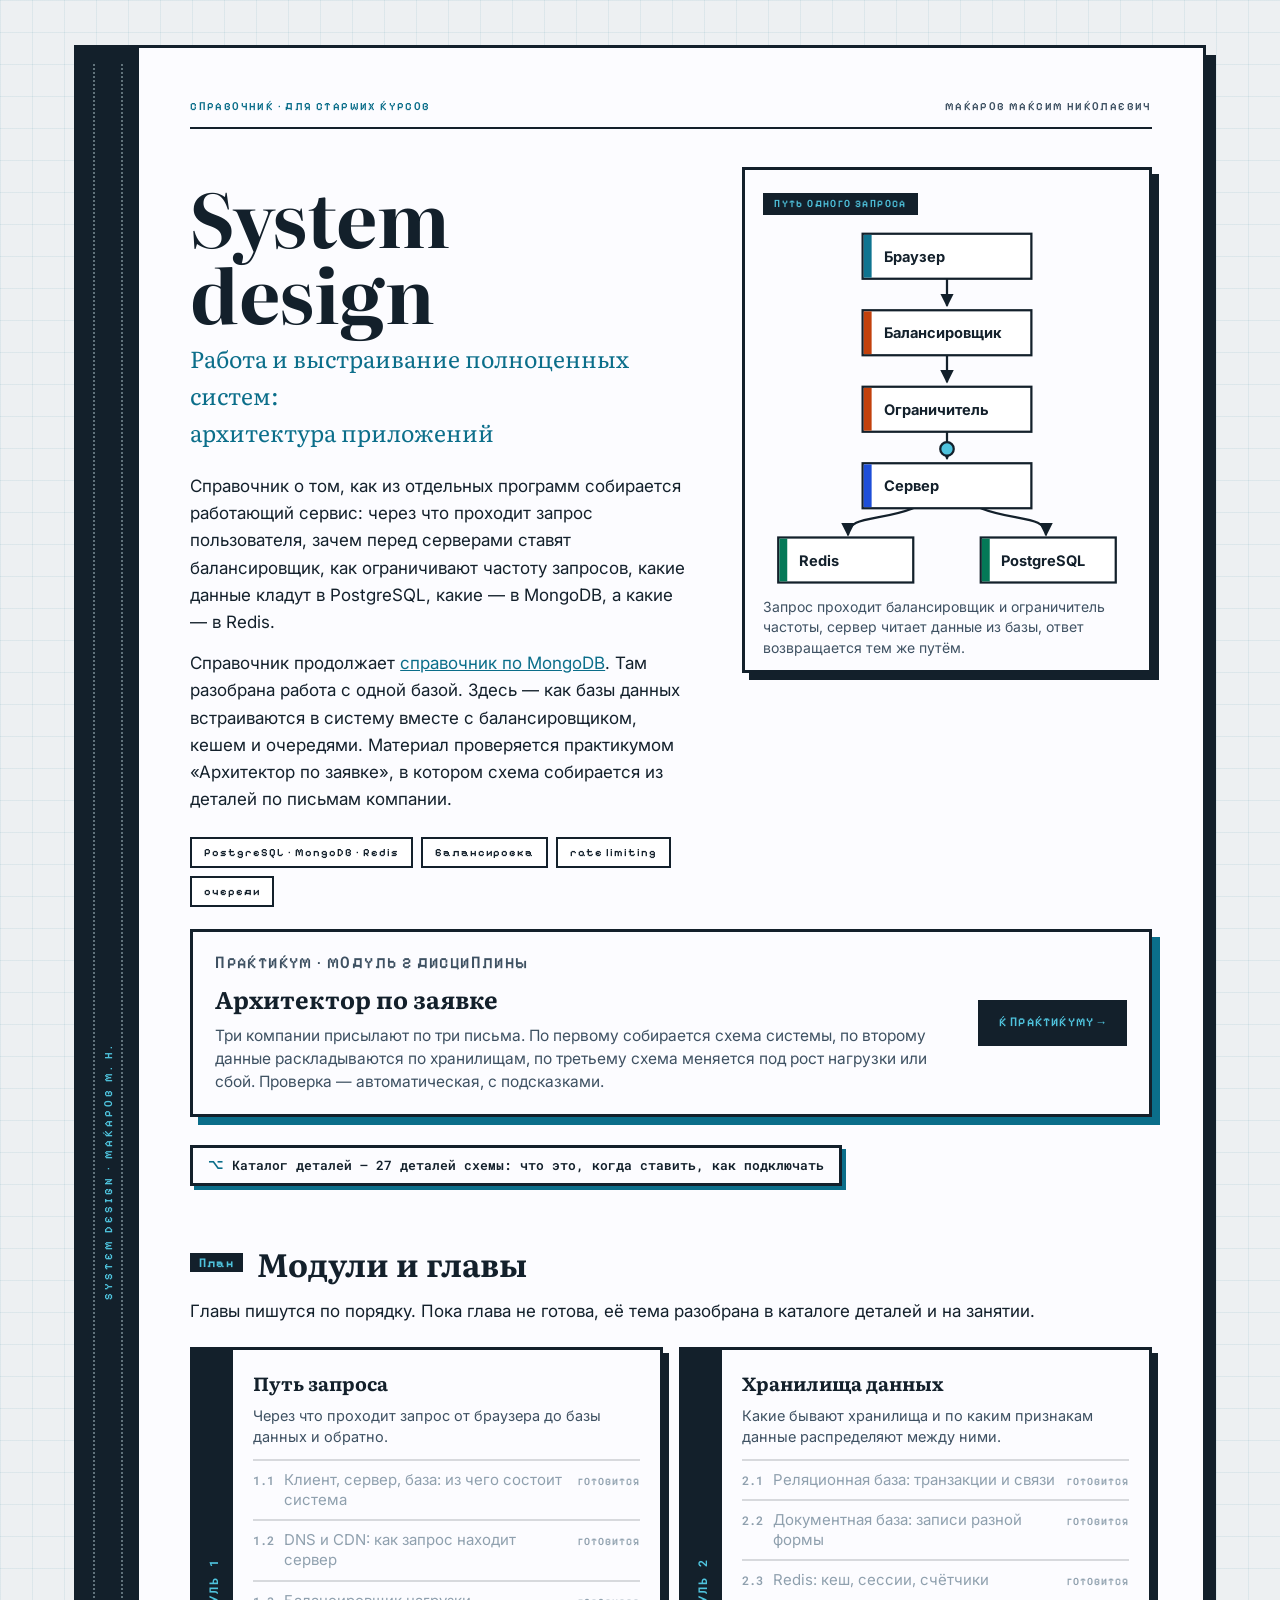
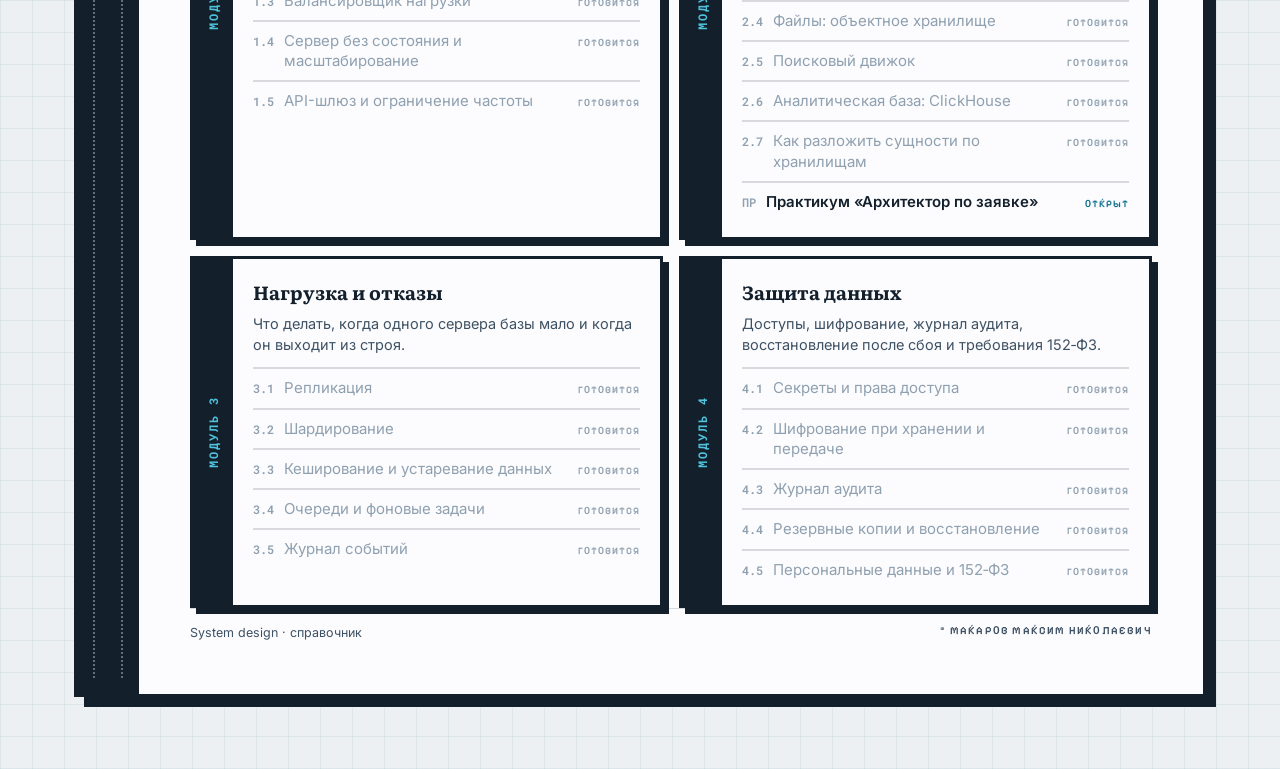
<file: index.html>
<!doctype html>
<html lang="ru">
<head>
  <meta charset="utf-8">
  <meta name="viewport" content="width=device-width, initial-scale=1">
  <meta name="theme-color" content="#EDF0F2">
  <title>System design · Архитектура приложений · Макаров Максим Николаевич</title>
  <link rel="preconnect" href="https://fonts.googleapis.com">
  <link rel="preconnect" href="https://fonts.gstatic.com" crossorigin>
  <link href="https://fonts.googleapis.com/css2?family=Inter:wght@400;500;600;700;800&family=Literata:ital,opsz,wght@0,7..72,600;0,7..72,700;1,7..72,400&family=Pixelify+Sans:wght@500;600;700&family=Roboto+Mono:wght@400;500;700&display=swap" rel="stylesheet">
  <link rel="stylesheet" href="styles.css">
  <style>
    .cover { display: grid; grid-template-columns: minmax(0, 1.1fr) minmax(260px, .9fr); gap: clamp(24px, 4vw, 56px); align-items: start; }
    .cover h1 { margin: 12px 0 10px; font-family: var(--display); font-size: clamp(38px, 5.8vw, 76px); line-height: 1.02; letter-spacing: -.5px; }
    .cover__sub { margin: 0 0 22px; font-family: var(--display); font-size: clamp(17px, 1.8vw, 25px); color: var(--leaf); }
    .cover__meta { display: flex; flex-wrap: wrap; gap: 8px; margin: 24px 0 0; }
    .cover__meta span { padding: 8px 12px; border: 2px solid var(--ink); background: #fff; font: 600 11px/1 var(--pixel); letter-spacing: 1px; }

    /* Путь запроса на обложке: точка проходит узлы по порядку. */
    .route { padding: 18px 18px 12px; border: 3px solid var(--ink); background: var(--page); box-shadow: 7px 7px 0 var(--ink); }
    .route__tag { display: inline-block; margin: 0 0 12px; padding: 6px 11px; background: var(--ink); color: var(--leaf-bright); font: 600 10px/1 var(--pixel); letter-spacing: 1.4px; text-transform: uppercase; }
    .route svg { display: block; width: 100%; max-width: 360px; height: auto; aspect-ratio: 320 / 320; margin: 0 auto; overflow: visible; }
    .route p { margin: 10px 0 0; font-size: 14px; line-height: 1.45; color: var(--ink-soft); }

    .modules { display: grid; grid-template-columns: repeat(auto-fill, minmax(min(330px, 100%), 1fr)); gap: 16px; margin-top: 22px; }
    .module { display: grid; grid-template-columns: 40px minmax(0, 1fr); border: 3px solid var(--ink); background: var(--page); box-shadow: 6px 6px 0 var(--ink); }
    .module__spine { background: var(--ink); color: var(--leaf-bright); display: flex; align-items: center; justify-content: center; }
    .module__spine b { writing-mode: vertical-rl; transform: rotate(180deg); font: 700 12px/1 var(--mono); letter-spacing: 2px; }
    .module__body { padding: 18px 20px 16px; }
    .module h3 { margin: 0 0 6px; font-family: var(--display); font-size: 19px; }
    .module > .module__body > p { margin: 0 0 12px; font-size: 14.5px; line-height: 1.45; color: var(--ink-soft); }
    .toc { margin: 0; padding: 0; list-style: none; border-top: 2px solid var(--rule); }
    .toc li { margin: 0; border-bottom: 2px solid var(--rule); }
    .toc li:last-child { border-bottom: 0; }
    .toc a, .toc s { display: flex; align-items: baseline; gap: 10px; padding: 9px 0; text-decoration: none; font-size: 15px; }
    .toc a { color: var(--ink); font-weight: 600; }
    .toc a:hover { color: var(--leaf); }
    .toc s { color: var(--ink-faint); }
    .toc a > span, .toc s > span { flex: 1 1 auto; min-width: 0; line-height: 1.35; }
    .toc b { flex: 0 0 auto; font: 600 12px/1.4 var(--mono); color: var(--ink-faint); }
    .toc em { flex: 0 0 auto; margin-left: auto; font: 600 10px/1 var(--pixel); letter-spacing: 1px; text-transform: uppercase; font-style: normal; color: var(--leaf); }
    .toc s em { color: var(--ink-faint); }

    .feature { display: grid; grid-template-columns: minmax(0, 1fr) auto; gap: 18px; align-items: center; margin: 22px 0; padding: 20px 22px; border: 3px solid var(--ink); background: var(--page); box-shadow: 8px 8px 0 var(--leaf); }
    .feature h3 { margin: 4px 0 6px; font-size: 24px; }
    .feature p { margin: 0; font-size: 15.5px; line-height: 1.5; color: var(--ink-soft); }
    .feature a.go { padding: 12px 18px; border: 3px solid var(--ink); background: var(--ink); color: var(--leaf-bright); text-decoration: none; white-space: nowrap; font: 600 12px/1.3 var(--pixel); letter-spacing: 1.2px; text-transform: uppercase; }
    .feature a.go:hover { background: var(--leaf); color: #fff; }
    @media (max-width: 900px) { .cover, .feature { grid-template-columns: 1fr; } }
  </style>
</head>
<body>
  <div class="book">
    <div class="book__body">
      <div class="spine"><span>System design · Макаров М. Н.</span></div>

      <main class="leaf">
        <div class="running">
          <p class="eyebrow">Справочник · для старших курсов</p>
          <p class="running__folio">Макаров Максим Николаевич</p>
        </div>

        <section class="cover">
          <div>
            <h1>System design</h1>
            <p class="cover__sub">Работа и выстраивание полноценных систем:<br>архитектура приложений</p>
            <p>Справочник о том, как из отдельных программ собирается работающий сервис: через что проходит запрос пользователя, зачем перед серверами ставят балансировщик, как ограничивают частоту запросов, какие данные кладут в PostgreSQL, какие — в MongoDB, а какие — в Redis.</p>
            <p>Справочник продолжает <a href="https://maximbytecamp.github.io/mongodb_theory_makarov/">справочник по MongoDB</a>. Там разобрана работа с одной базой. Здесь — как базы данных встраиваются в систему вместе с балансировщиком, кешем и очередями. Материал проверяется практикумом «Архитектор по заявке», в котором схема собирается из деталей по письмам компании.</p>
            <div class="cover__meta">
              <span>PostgreSQL · MongoDB · Redis</span><span>балансировка</span><span>rate limiting</span><span>очереди</span>
            </div>
          </div>

          <aside class="route" aria-label="Путь запроса через систему">
            <span class="route__tag">Путь одного запроса</span>
            <svg viewBox="0 0 320 320" width="320" height="320" role="img" aria-label="Клиент, балансировщик, ограничитель частоты, сервер приложения, Redis и PostgreSQL">
              <defs><marker id="ar" viewBox="0 0 10 10" refX="9" refY="5" markerWidth="6" markerHeight="6" orient="auto"><path d="M0,0 L10,5 L0,10 z" fill="#13202B"/></marker></defs>
              <g fill="none" stroke="#13202B" stroke-width="2" marker-end="url(#ar)">
                <path d="M160,46 L160,70"/><path d="M160,114 L160,138"/><path d="M160,182 L160,206"/>
                <path d="M130,250 C100,262 72,256 72,274"/><path d="M190,250 C220,262 248,256 248,274"/>
              </g>
              <g font-family="Inter, Arial, sans-serif" font-size="13" font-weight="700" fill="#13202B">
                <rect x="85" y="6" width="150" height="40" fill="#fff" stroke="#13202B" stroke-width="2"/><rect x="86" y="7" width="7" height="38" fill="#0E7490"/><text x="104" y="31">Браузер</text>
                <rect x="85" y="74" width="150" height="40" fill="#fff" stroke="#13202B" stroke-width="2"/><rect x="86" y="75" width="7" height="38" fill="#C2410C"/><text x="104" y="99">Балансировщик</text>
                <rect x="85" y="142" width="150" height="40" fill="#fff" stroke="#13202B" stroke-width="2"/><rect x="86" y="143" width="7" height="38" fill="#C2410C"/><text x="104" y="167">Ограничитель</text>
                <rect x="85" y="210" width="150" height="40" fill="#fff" stroke="#13202B" stroke-width="2"/><rect x="86" y="211" width="7" height="38" fill="#1D4ED8"/><text x="104" y="235">Сервер</text>
                <rect x="10" y="276" width="120" height="40" fill="#fff" stroke="#13202B" stroke-width="2"/><rect x="11" y="277" width="7" height="38" fill="#047857"/><text x="28" y="301">Redis</text>
                <rect x="190" y="276" width="120" height="40" fill="#fff" stroke="#13202B" stroke-width="2"/><rect x="191" y="277" width="7" height="38" fill="#047857"/><text x="208" y="301">PostgreSQL</text>
              </g>
              <circle r="6" fill="#4FC3DD" stroke="#13202B" stroke-width="2">
                <animateMotion dur="5s" repeatCount="indefinite" path="M160,26 L160,94 L160,162 L160,230 C200,250 248,256 248,290 C248,256 200,250 160,230 L160,162 L160,94 L160,26" keyTimes="0;0.15;0.3;0.45;0.55;0.65;0.8;0.9;1" keyPoints="0;0.15;0.3;0.45;0.5;0.55;0.7;0.85;1" calcMode="linear"/>
              </circle>
            </svg>
            <p>Запрос проходит балансировщик и ограничитель частоты, сервер читает данные из базы, ответ возвращается тем же путём.</p>
          </aside>
        </section>

        <section class="feature">
          <div>
            <p class="eyebrow">Практикум · модуль 2 дисциплины</p>
            <h3>Архитектор по заявке</h3>
            <p>Три компании присылают по три письма. По первому собирается схема системы, по второму данные раскладываются по хранилищам, по третьему схема меняется под рост нагрузки или сбой. Проверка — автоматическая, с подсказками.</p>
          </div>
          <a class="go" href="praktikum/index.html">К практикуму →</a>
        </section>
        <p><a class="repo" href="katalog/index.html">Каталог деталей — 27 деталей схемы: что это, когда ставить, как подключать</a></p>

        <h2><span class="sec">План</span>Модули и главы</h2>
        <p>Главы пишутся по порядку. Пока глава не готова, её тема разобрана в каталоге деталей и на занятии.</p>

        <div class="modules">
          <article class="module">
            <div class="module__spine"><b>МОДУЛЬ 1</b></div>
            <div class="module__body">
              <h3>Путь запроса</h3>
              <p>Через что проходит запрос от браузера до базы данных и обратно.</p>
              <ul class="toc">
                <li><s><b>1.1</b><span>Клиент, сервер, база: из чего состоит система</span><em>готовится</em></s></li>
                <li><s><b>1.2</b><span>DNS и CDN: как запрос находит сервер</span><em>готовится</em></s></li>
                <li><s><b>1.3</b><span>Балансировщик нагрузки</span><em>готовится</em></s></li>
                <li><s><b>1.4</b><span>Сервер без состояния и масштабирование</span><em>готовится</em></s></li>
                <li><s><b>1.5</b><span>API-шлюз и ограничение частоты</span><em>готовится</em></s></li>
              </ul>
            </div>
          </article>

          <article class="module">
            <div class="module__spine"><b>МОДУЛЬ 2</b></div>
            <div class="module__body">
              <h3>Хранилища данных</h3>
              <p>Какие бывают хранилища и по каким признакам данные распределяют между ними.</p>
              <ul class="toc">
                <li><s><b>2.1</b><span>Реляционная база: транзакции и связи</span><em>готовится</em></s></li>
                <li><s><b>2.2</b><span>Документная база: записи разной формы</span><em>готовится</em></s></li>
                <li><s><b>2.3</b><span>Redis: кеш, сессии, счётчики</span><em>готовится</em></s></li>
                <li><s><b>2.4</b><span>Файлы: объектное хранилище</span><em>готовится</em></s></li>
                <li><s><b>2.5</b><span>Поисковый движок</span><em>готовится</em></s></li>
                <li><s><b>2.6</b><span>Аналитическая база: ClickHouse</span><em>готовится</em></s></li>
                <li><s><b>2.7</b><span>Как разложить сущности по хранилищам</span><em>готовится</em></s></li>
                <li><a href="praktikum/index.html"><b>ПР</b><span>Практикум «Архитектор по заявке»</span><em>открыт</em></a></li>
              </ul>
            </div>
          </article>

          <article class="module">
            <div class="module__spine"><b>МОДУЛЬ 3</b></div>
            <div class="module__body">
              <h3>Нагрузка и отказы</h3>
              <p>Что делать, когда одного сервера базы мало и когда он выходит из строя.</p>
              <ul class="toc">
                <li><s><b>3.1</b><span>Репликация</span><em>готовится</em></s></li>
                <li><s><b>3.2</b><span>Шардирование</span><em>готовится</em></s></li>
                <li><s><b>3.3</b><span>Кеширование и устаревание данных</span><em>готовится</em></s></li>
                <li><s><b>3.4</b><span>Очереди и фоновые задачи</span><em>готовится</em></s></li>
                <li><s><b>3.5</b><span>Журнал событий</span><em>готовится</em></s></li>
              </ul>
            </div>
          </article>

          <article class="module">
            <div class="module__spine"><b>МОДУЛЬ 4</b></div>
            <div class="module__body">
              <h3>Защита данных</h3>
              <p>Доступы, шифрование, журнал аудита, восстановление после сбоя и требования 152‑ФЗ.</p>
              <ul class="toc">
                <li><s><b>4.1</b><span>Секреты и права доступа</span><em>готовится</em></s></li>
                <li><s><b>4.2</b><span>Шифрование при хранении и передаче</span><em>готовится</em></s></li>
                <li><s><b>4.3</b><span>Журнал аудита</span><em>готовится</em></s></li>
                <li><s><b>4.4</b><span>Резервные копии и восстановление</span><em>готовится</em></s></li>
                <li><s><b>4.5</b><span>Персональные данные и 152‑ФЗ</span><em>готовится</em></s></li>
              </ul>
            </div>
          </article>
        </div>

        <div class="colophon">
          <span>System design · справочник</span>
          <span class="author-line">© Макаров Максим Николаевич</span>
        </div>
      </main>
    </div>
  </div>
</body>
</html>
</file>
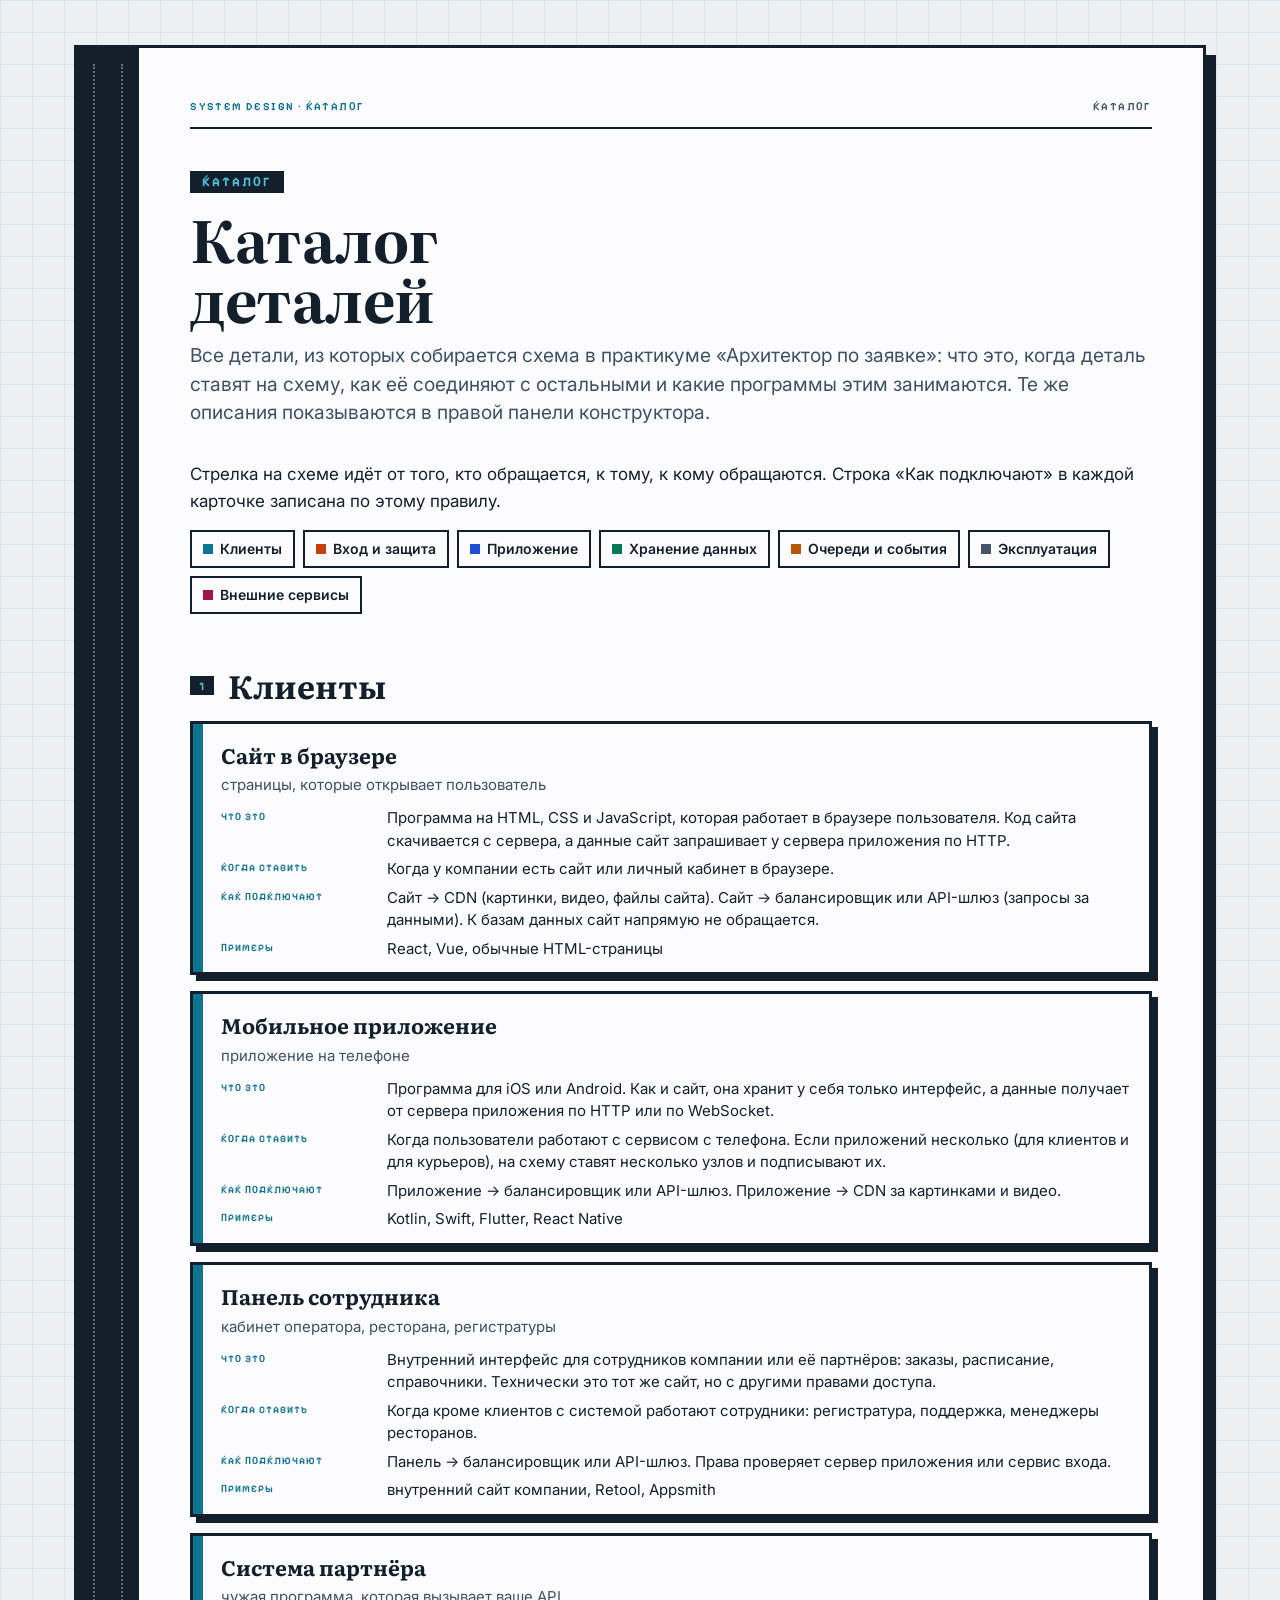
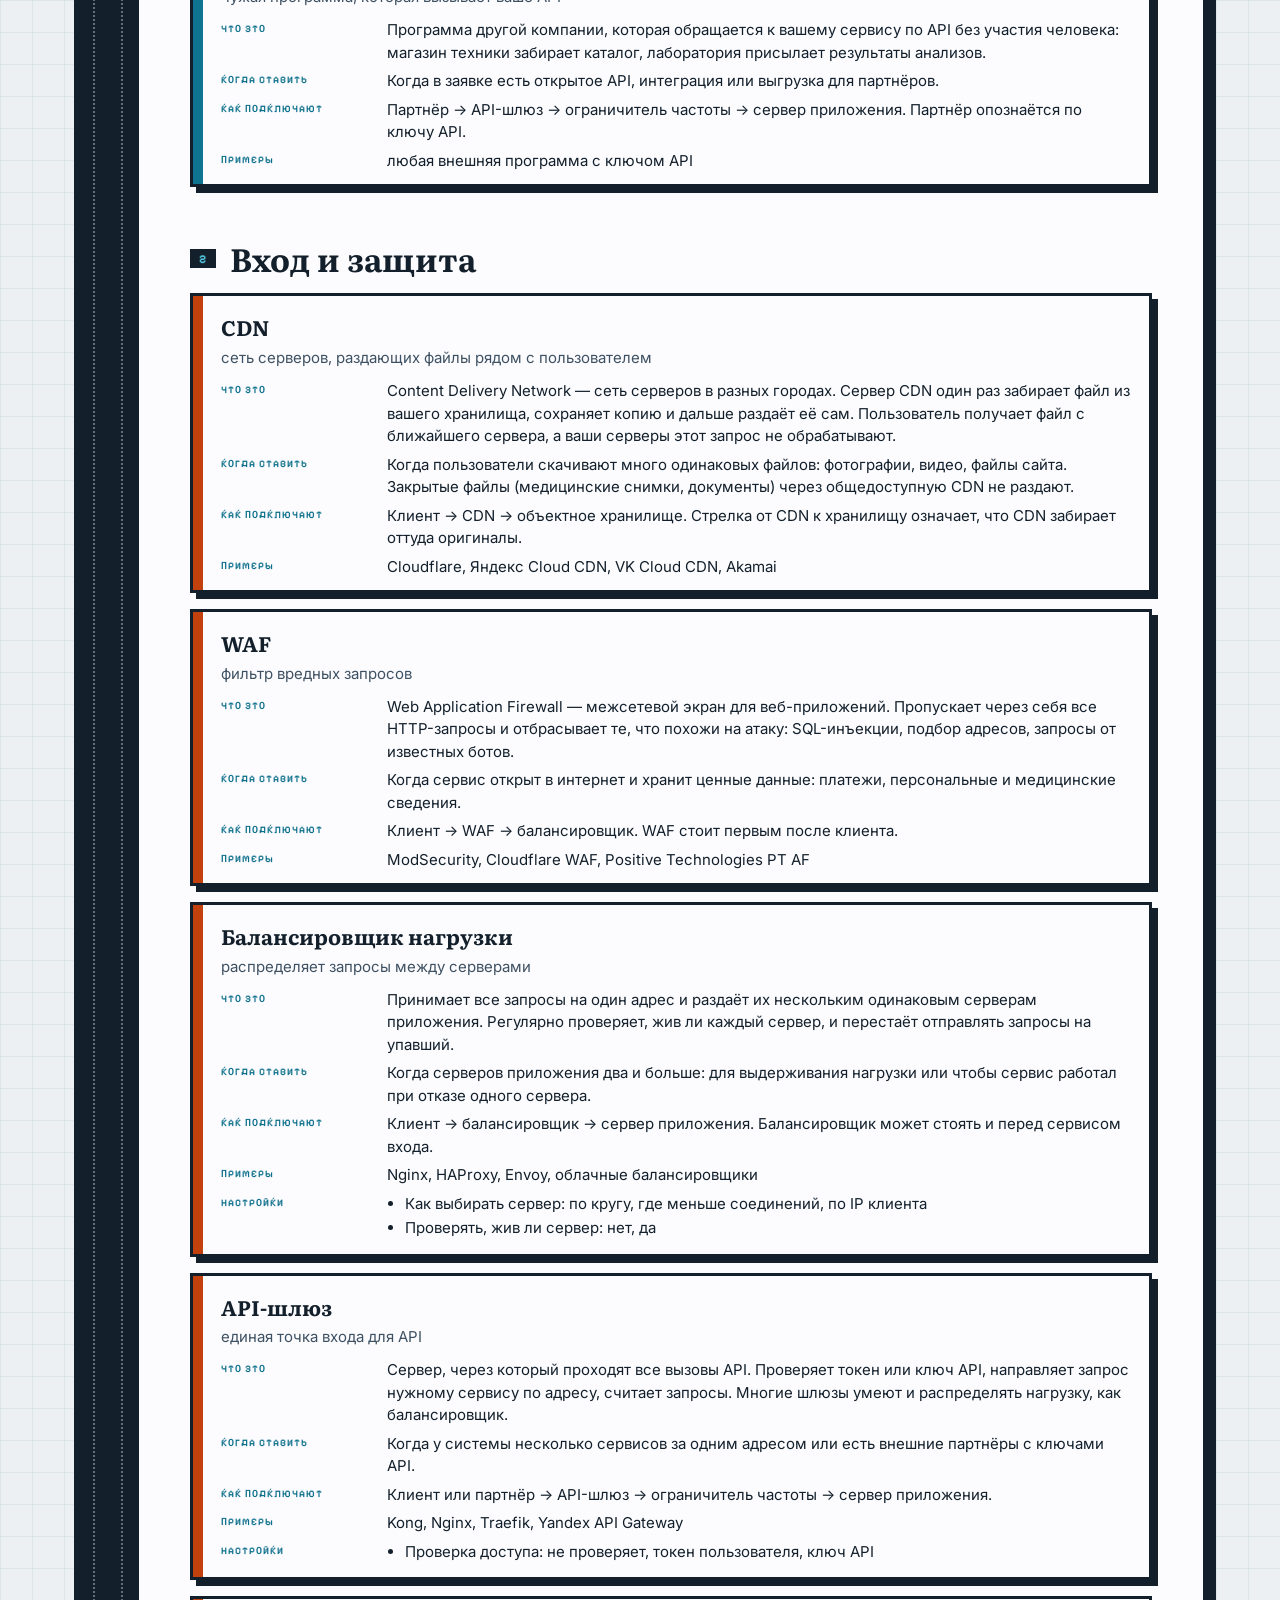
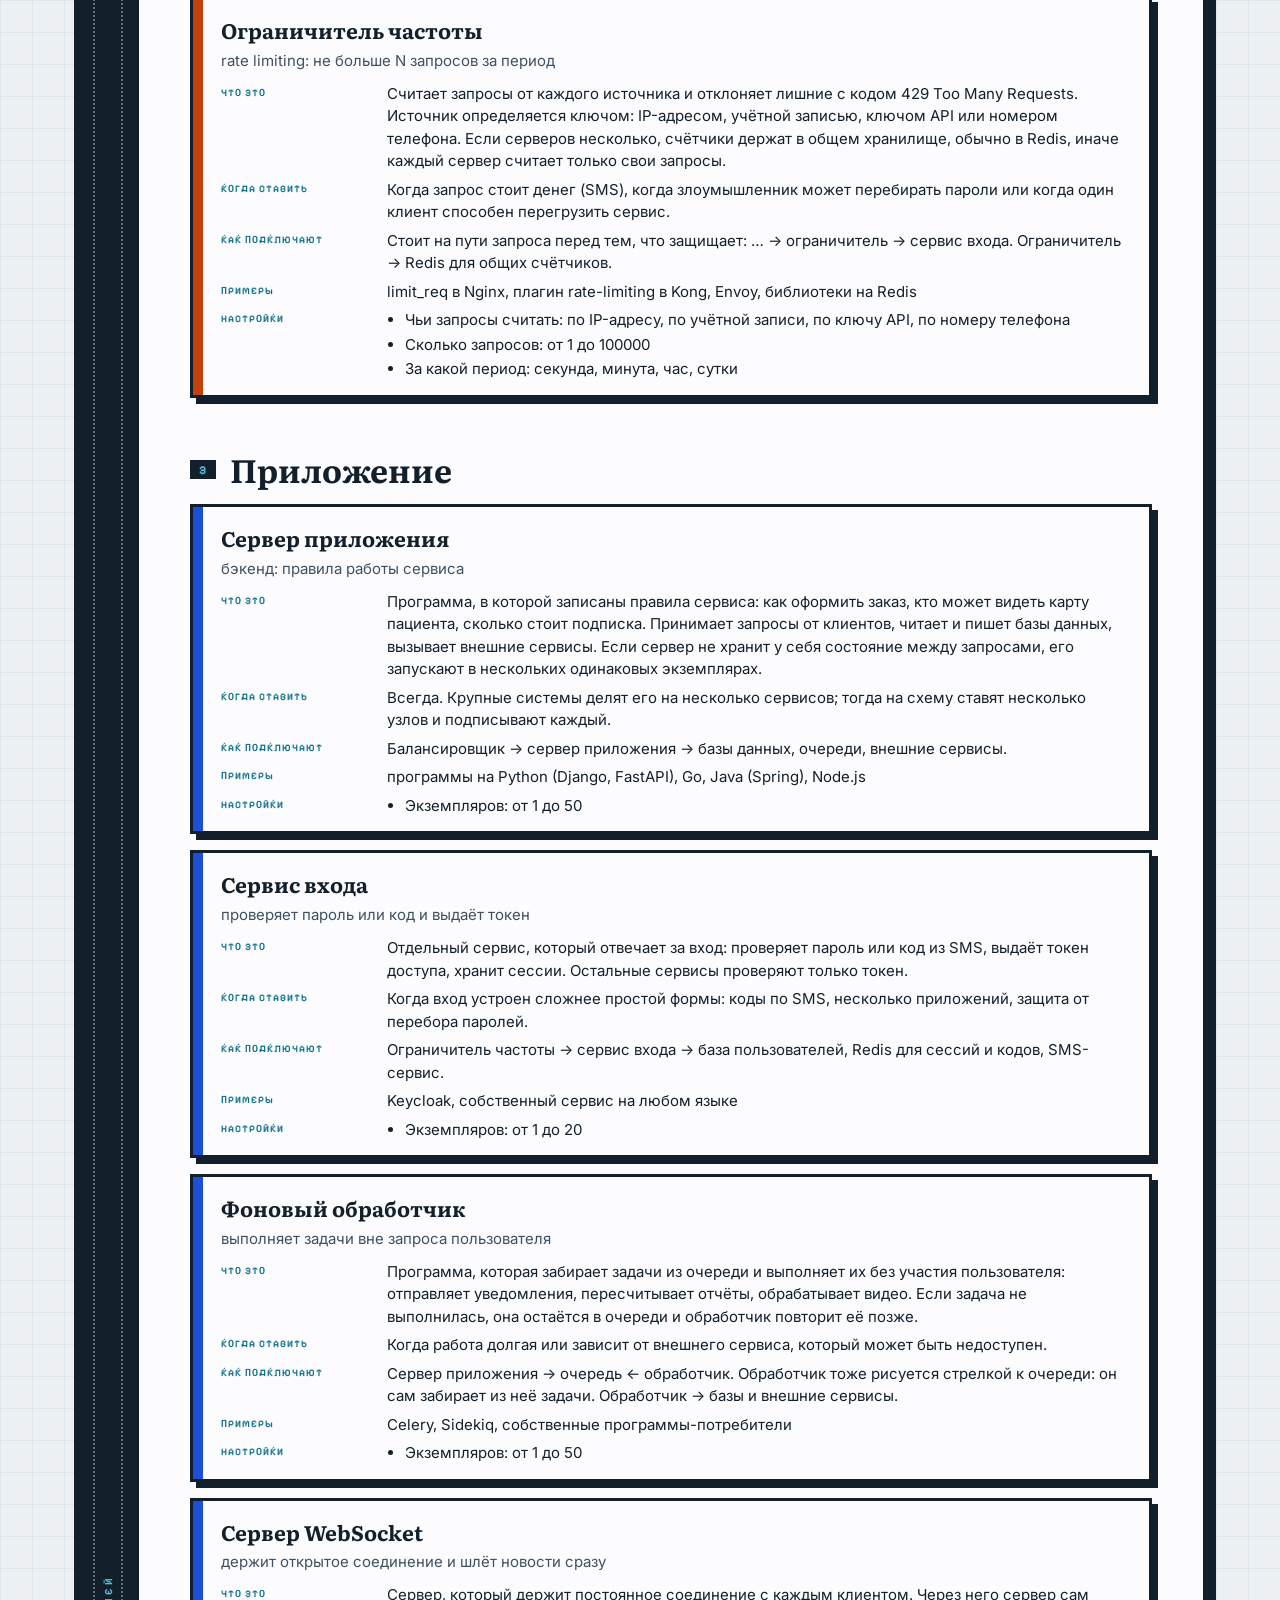
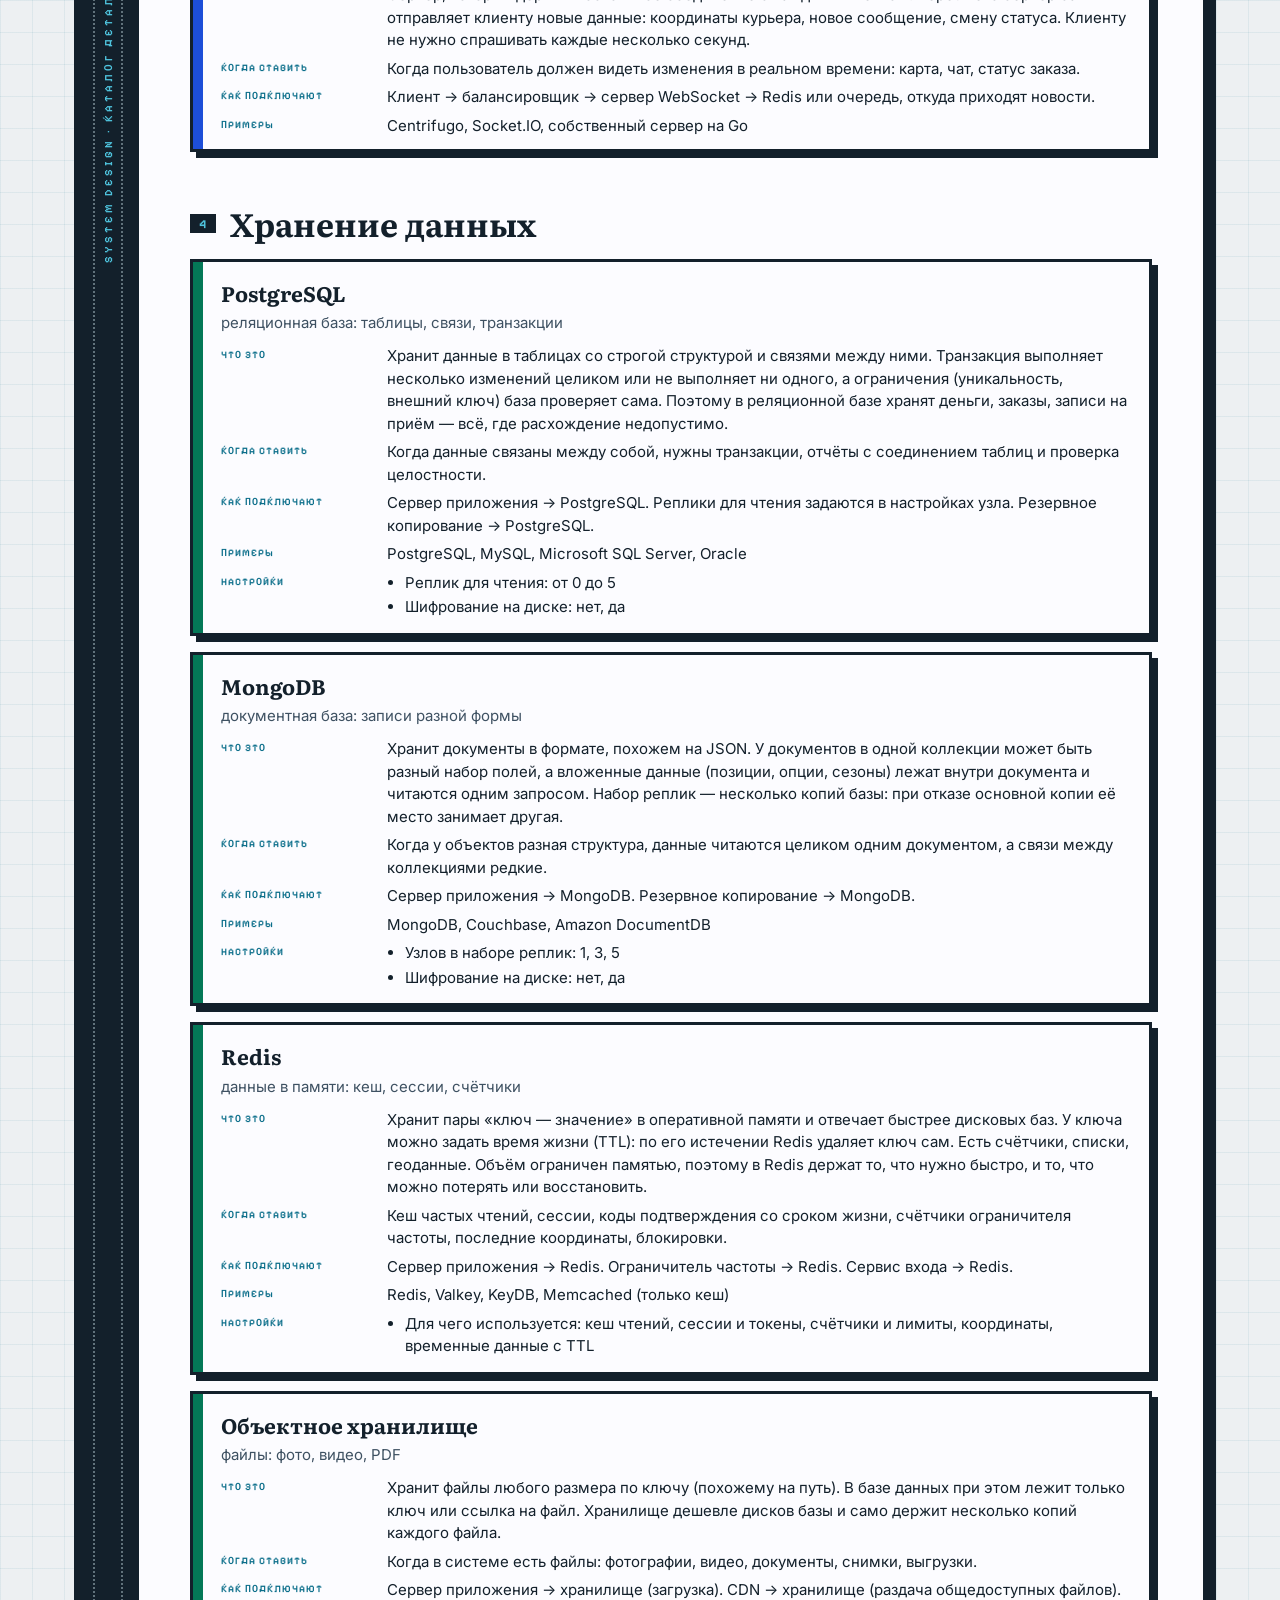
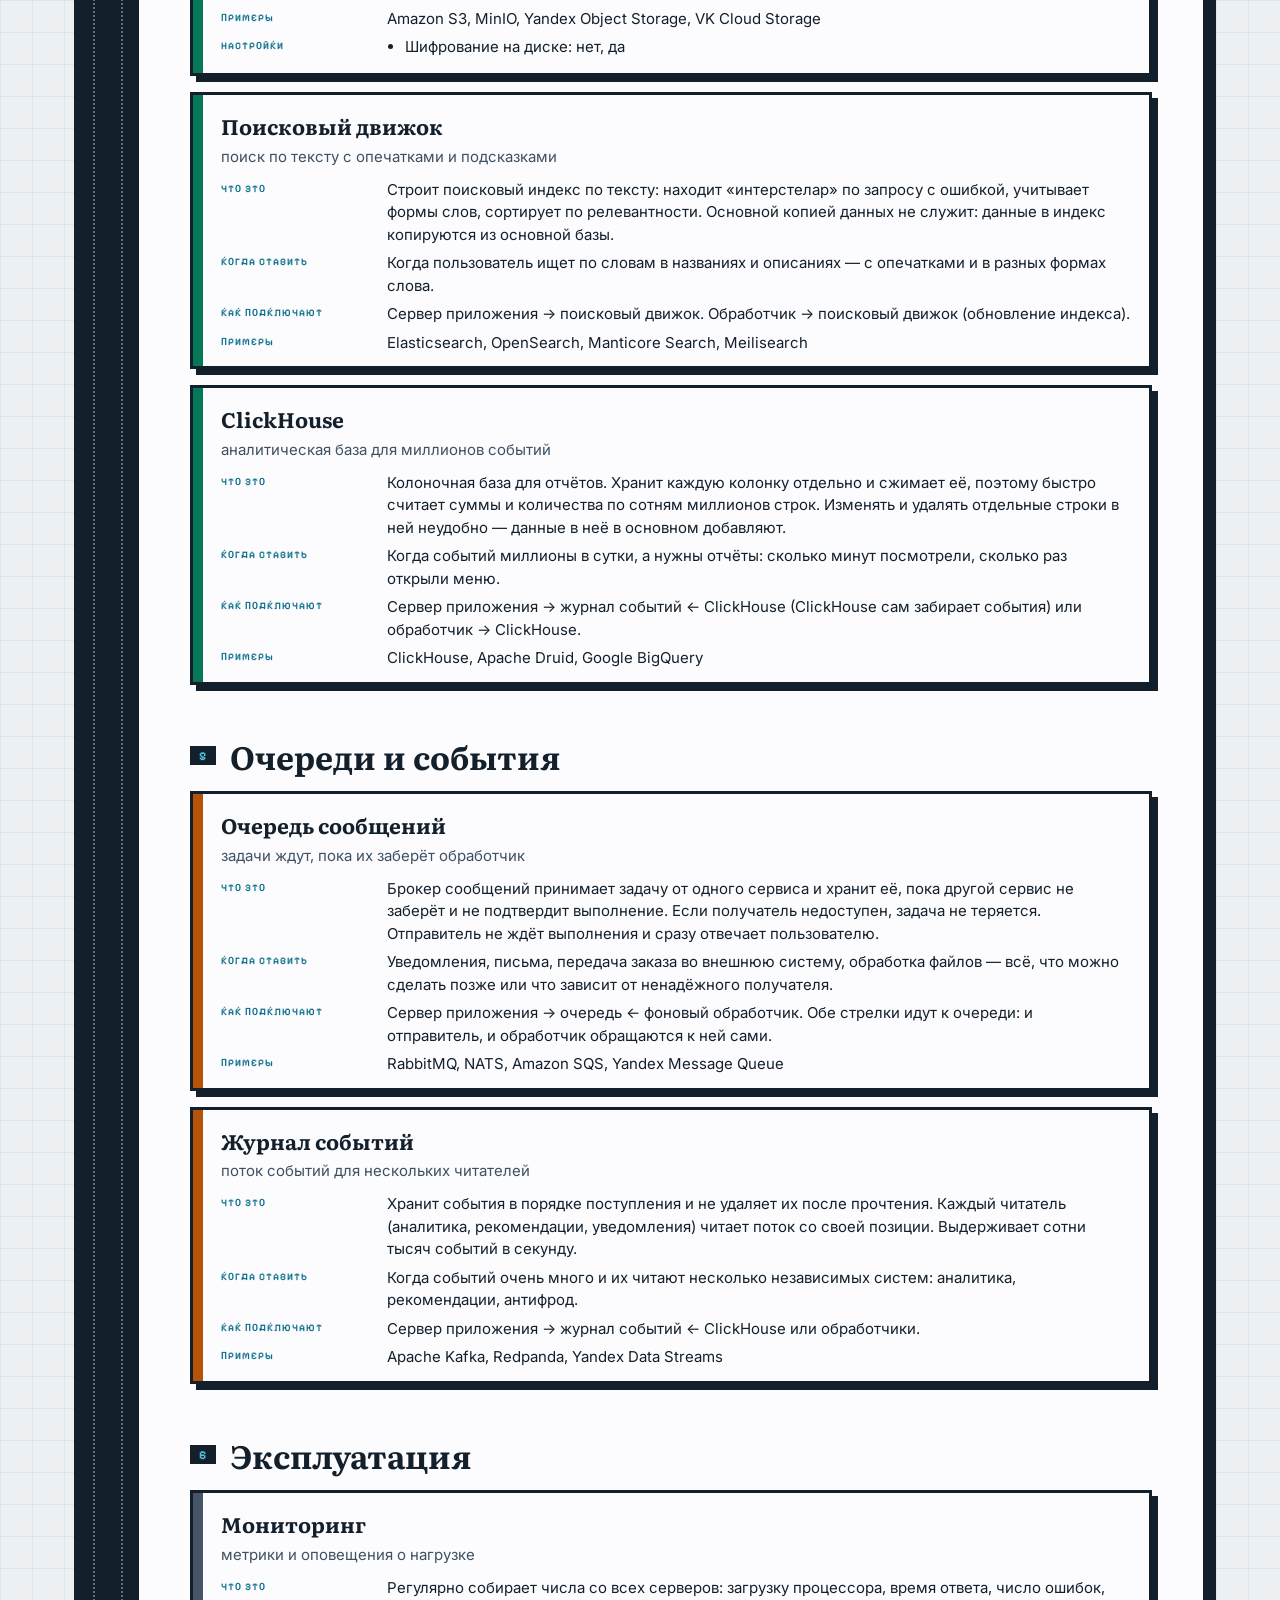
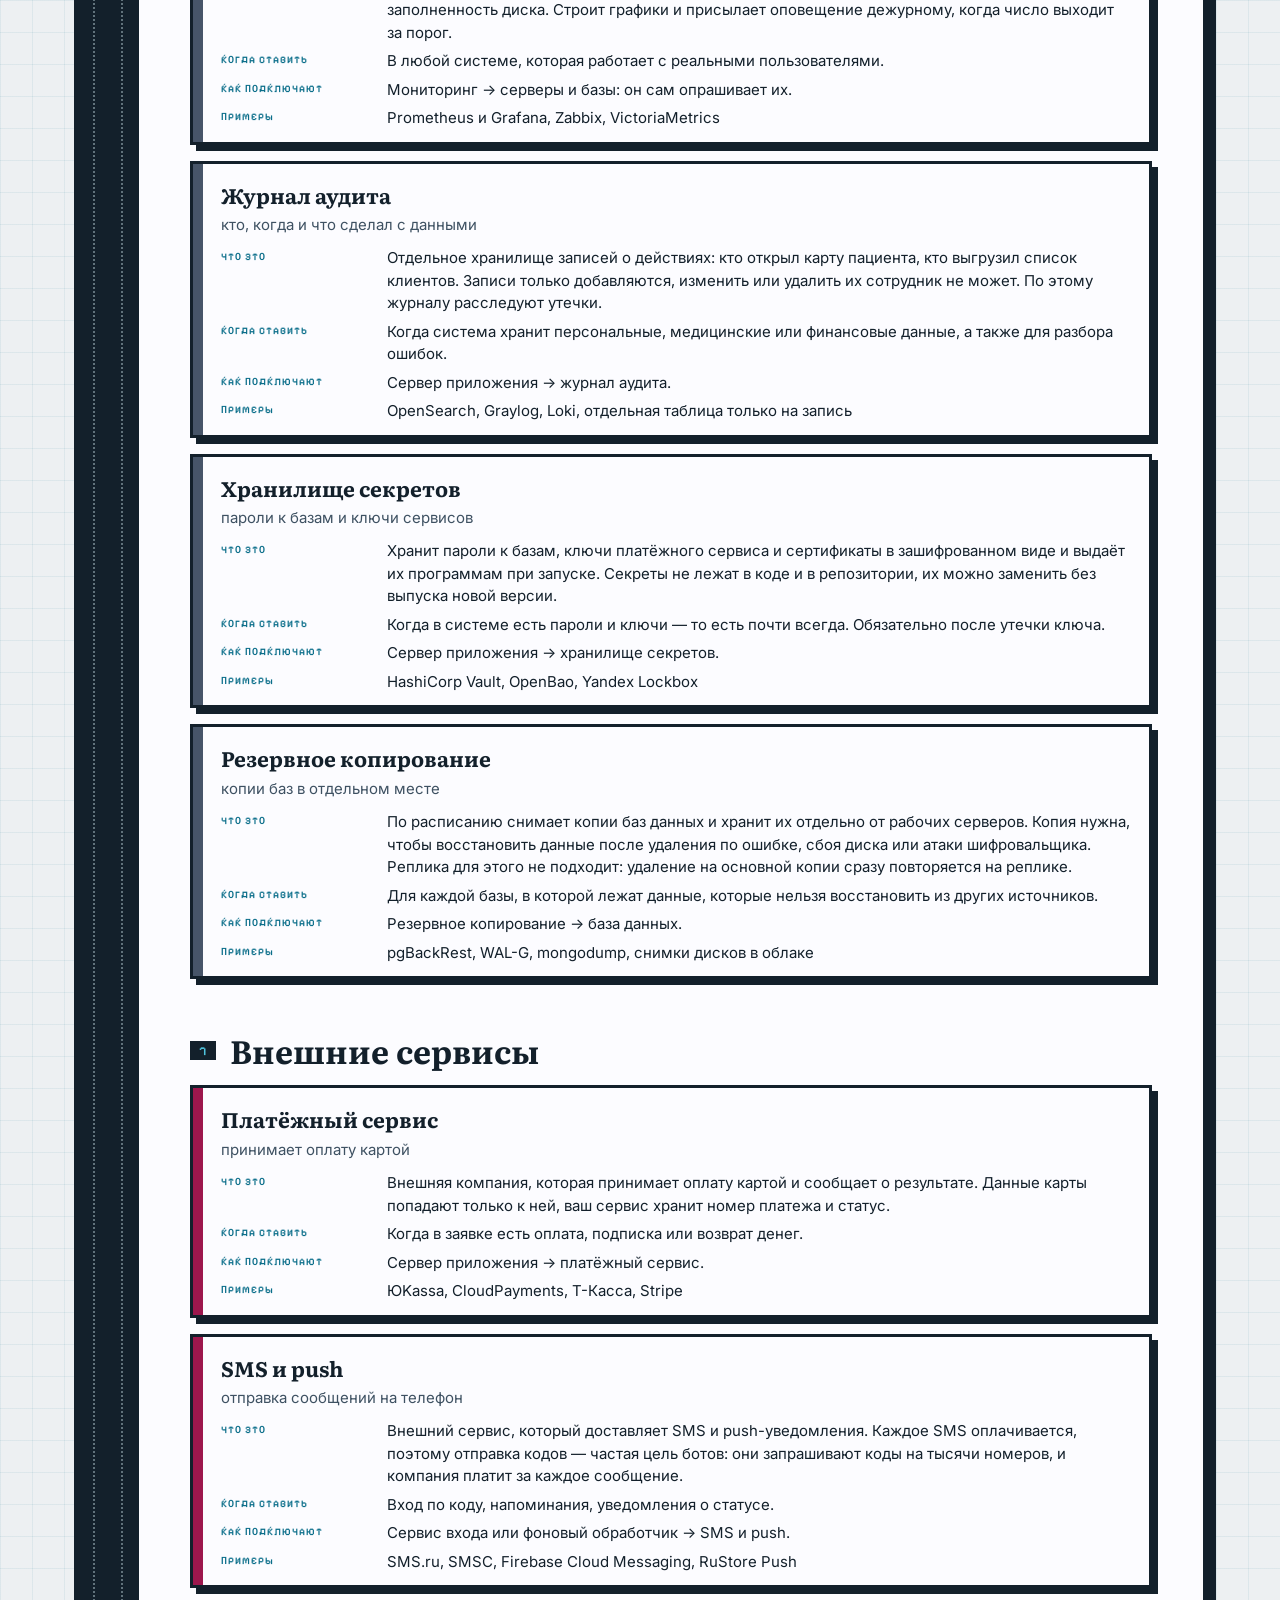
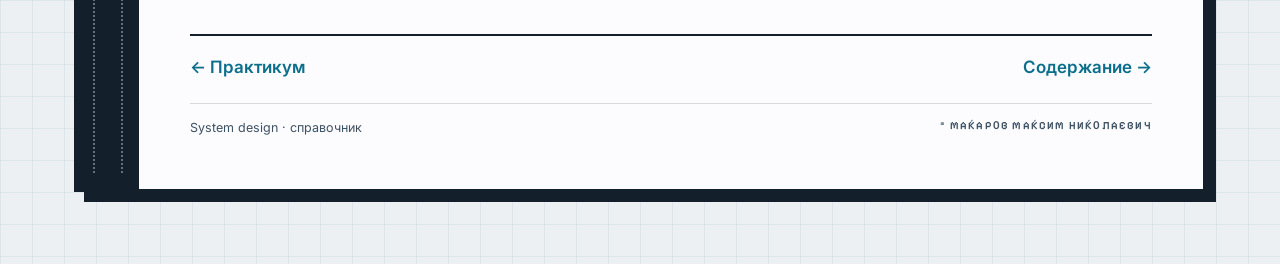
<file: katalog/index.html>
<!doctype html>
<html lang="ru">
<head>
  <meta charset="utf-8">
  <meta name="viewport" content="width=device-width, initial-scale=1">
  <meta name="theme-color" content="#EDF0F2">
  <title>Каталог деталей · System design</title>
  <link rel="preconnect" href="https://fonts.googleapis.com">
  <link rel="preconnect" href="https://fonts.gstatic.com" crossorigin>
  <link href="https://fonts.googleapis.com/css2?family=Inter:wght@400;500;600;700;800&family=Literata:ital,opsz,wght@0,7..72,600;0,7..72,700;1,7..72,400&family=Pixelify+Sans:wght@500;600;700&family=Roboto+Mono:wght@400;500;700&display=swap" rel="stylesheet">
  <link rel="stylesheet" href="../styles.css">
  <style>
    .groups-nav { display: flex; flex-wrap: wrap; gap: 8px; margin: 0 0 30px; padding: 0; list-style: none; }
    .groups-nav li { margin: 0; }
    .groups-nav a { display: inline-flex; align-items: center; gap: 7px; padding: 6px 11px; border: 2px solid var(--ink); background: var(--page); color: var(--ink); text-decoration: none; font-size: 14px; font-weight: 600; }
    .groups-nav a:hover { box-shadow: 3px 3px 0 var(--leaf); }
    .groups-nav i { width: 10px; height: 10px; }
    .parts { display: grid; gap: 16px; margin: 16px 0 10px; }
    .part-card { display: grid; grid-template-columns: 10px minmax(0, 1fr); border: 3px solid var(--ink); background: var(--page); box-shadow: 6px 6px 0 var(--ink); }
    .part-card__body { padding: 14px 18px 12px; }
    .part-card h3 { margin: 0 0 2px; font-size: 21px; }
    .part-card__short { margin: 0 0 10px; color: var(--ink-soft); font-size: 15px; }
    .part-card dl { display: grid; grid-template-columns: 150px minmax(0, 1fr); gap: 6px 16px; margin: 0; font-size: 15px; line-height: 1.5; }
    .part-card dt { font: 600 10px/2 var(--pixel); letter-spacing: 1px; text-transform: uppercase; color: var(--leaf); }
    .part-card dd { margin: 0; }
    .part-card ul { margin: 0; padding-left: 18px; }
    .part-card li { margin-bottom: 2px; }
    @media (max-width: 640px) { .part-card dl { grid-template-columns: 1fr; gap: 0; } .part-card dd { margin-bottom: 8px; } }
  </style>
</head>
<body>
  <div class="book">
    <div class="book__body">
      <div class="spine"><span>System design · каталог деталей</span></div>

      <main class="leaf">
        <div class="running">
          <p class="eyebrow"><a href="../index.html" style="text-decoration:none;color:inherit">System design</a> · каталог</p>
          <p class="running__folio">КАТАЛОГ</p>
        </div>

        <header class="chapter-head">
          <span class="chapter-num">КАТАЛОГ</span>
          <h1>Каталог<br>деталей</h1>
          <p class="lead">Все детали, из которых собирается схема в практикуме «Архитектор по заявке»: что это, когда деталь ставят на схему, как её соединяют с остальными и какие программы этим занимаются. Те же описания показываются в правой панели конструктора.</p>
        </header>

        <p>Стрелка на схеме идёт от того, кто обращается, к тому, к кому обращаются. Строка «Как подключают» в каждой карточке записана по этому правилу.</p>

        <ul class="groups-nav" id="groups-nav"></ul>
        <div id="catalog"></div>
        <noscript><p>Каталог строится скриптом из файла <code>data/components.js</code>. Включите JavaScript в браузере.</p></noscript>

        <div class="pager">
          <a href="../praktikum/index.html">← Практикум</a>
          <a href="../index.html">Содержание →</a>
        </div>
        <div class="colophon">
          <span>System design · справочник</span>
          <span class="author-line">© Макаров Максим Николаевич</span>
        </div>
      </main>
    </div>
  </div>
  <script src="../data/components.js"></script>
  <script>
    (() => {
      const { GROUPS, COMPONENTS } = window.SD;
      const esc = s => String(s).replace(/[&<>"]/g, ch => ({ '&': '&amp;', '<': '&lt;', '>': '&gt;', '"': '&quot;' }[ch]));
      document.getElementById('groups-nav').innerHTML = GROUPS.map(g =>
        `<li><a href="#g-${g.id}"><i style="background:${g.color}"></i>${esc(g.name)}</a></li>`).join('');
      const settingsText = c => (c.settings || []).map(s => {
        const opts = s.options ? ': ' + s.options.map(o => o[1]).join(', ') : s.type === 'number' ? `: от ${s.min} до ${s.max}` : '';
        return `<li>${esc(s.label)}${esc(opts)}</li>`;
      }).join('');
      document.getElementById('catalog').innerHTML = GROUPS.map((g, i) =>
        `<h2 id="g-${g.id}"><span class="sec">${i + 1}</span>${esc(g.name)}</h2><div class="parts">`
        + COMPONENTS.filter(c => c.group === g.id).map(c =>
          `<article class="part-card" id="${c.id}"><i style="background:${g.color}"></i><div class="part-card__body">`
          + `<h3>${esc(c.name)}</h3><p class="part-card__short">${esc(c.short)}</p><dl>`
          + `<dt>Что это</dt><dd>${esc(c.what)}</dd>`
          + `<dt>Когда ставить</dt><dd>${esc(c.when)}</dd>`
          + `<dt>Как подключают</dt><dd>${esc(c.links)}</dd>`
          + `<dt>Примеры</dt><dd>${esc(c.examples)}</dd>`
          + (c.settings ? `<dt>Настройки</dt><dd><ul>${settingsText(c)}</ul></dd>` : '')
          + '</dl></div></article>').join('') + '</div>').join('');
    })();
  </script>
</body>
</html>
</file>
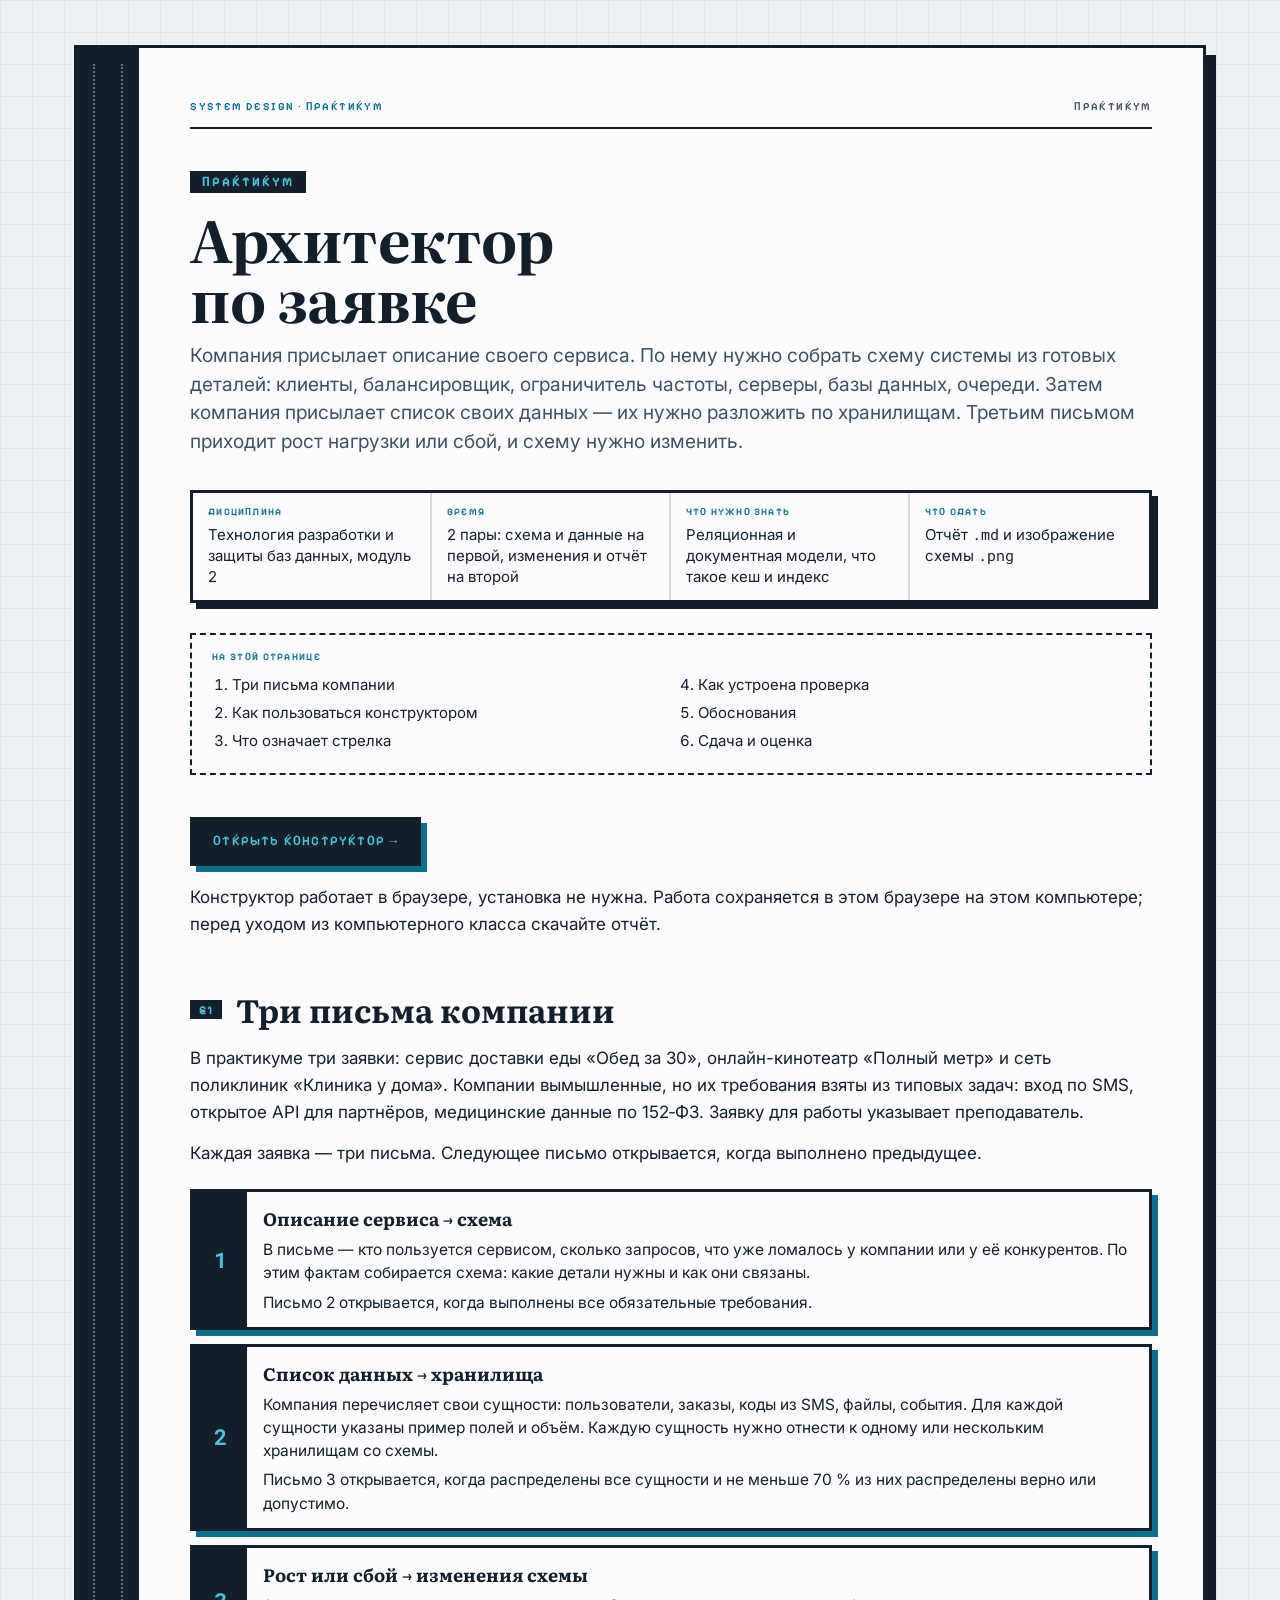
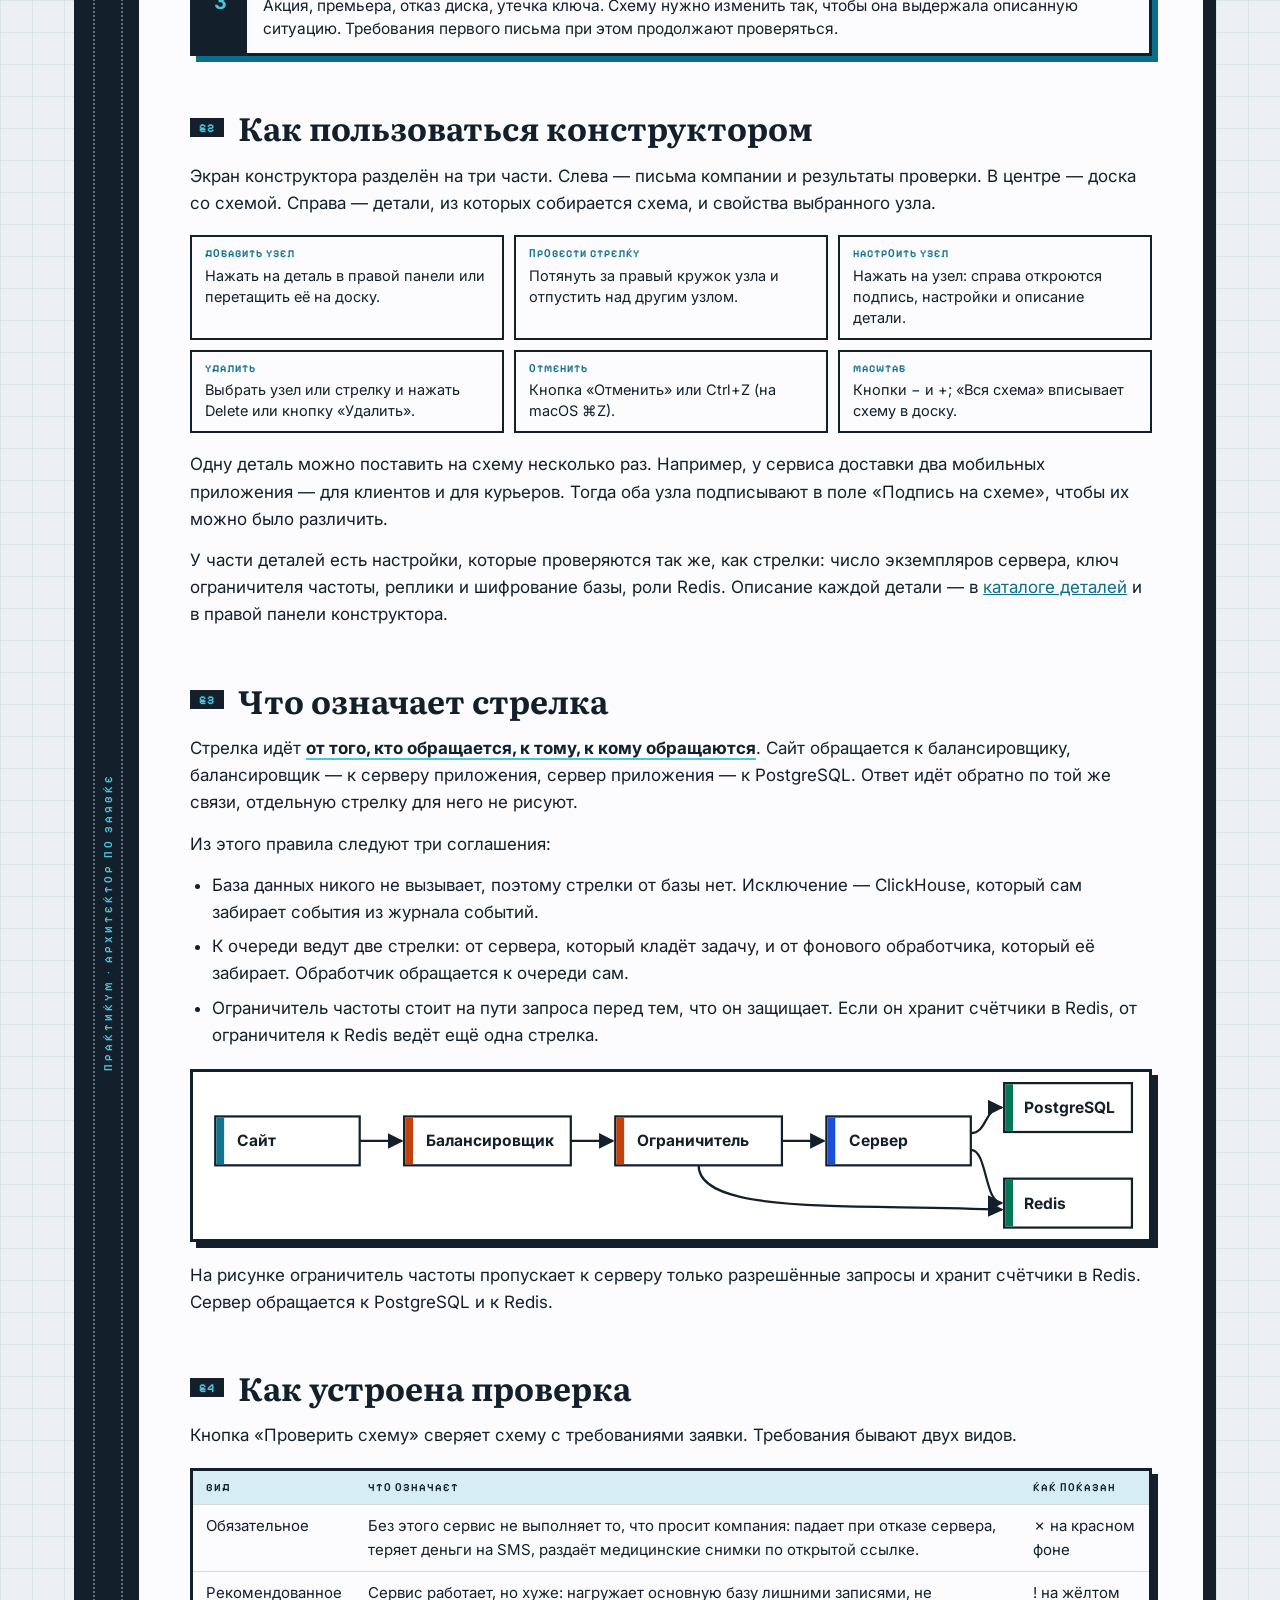
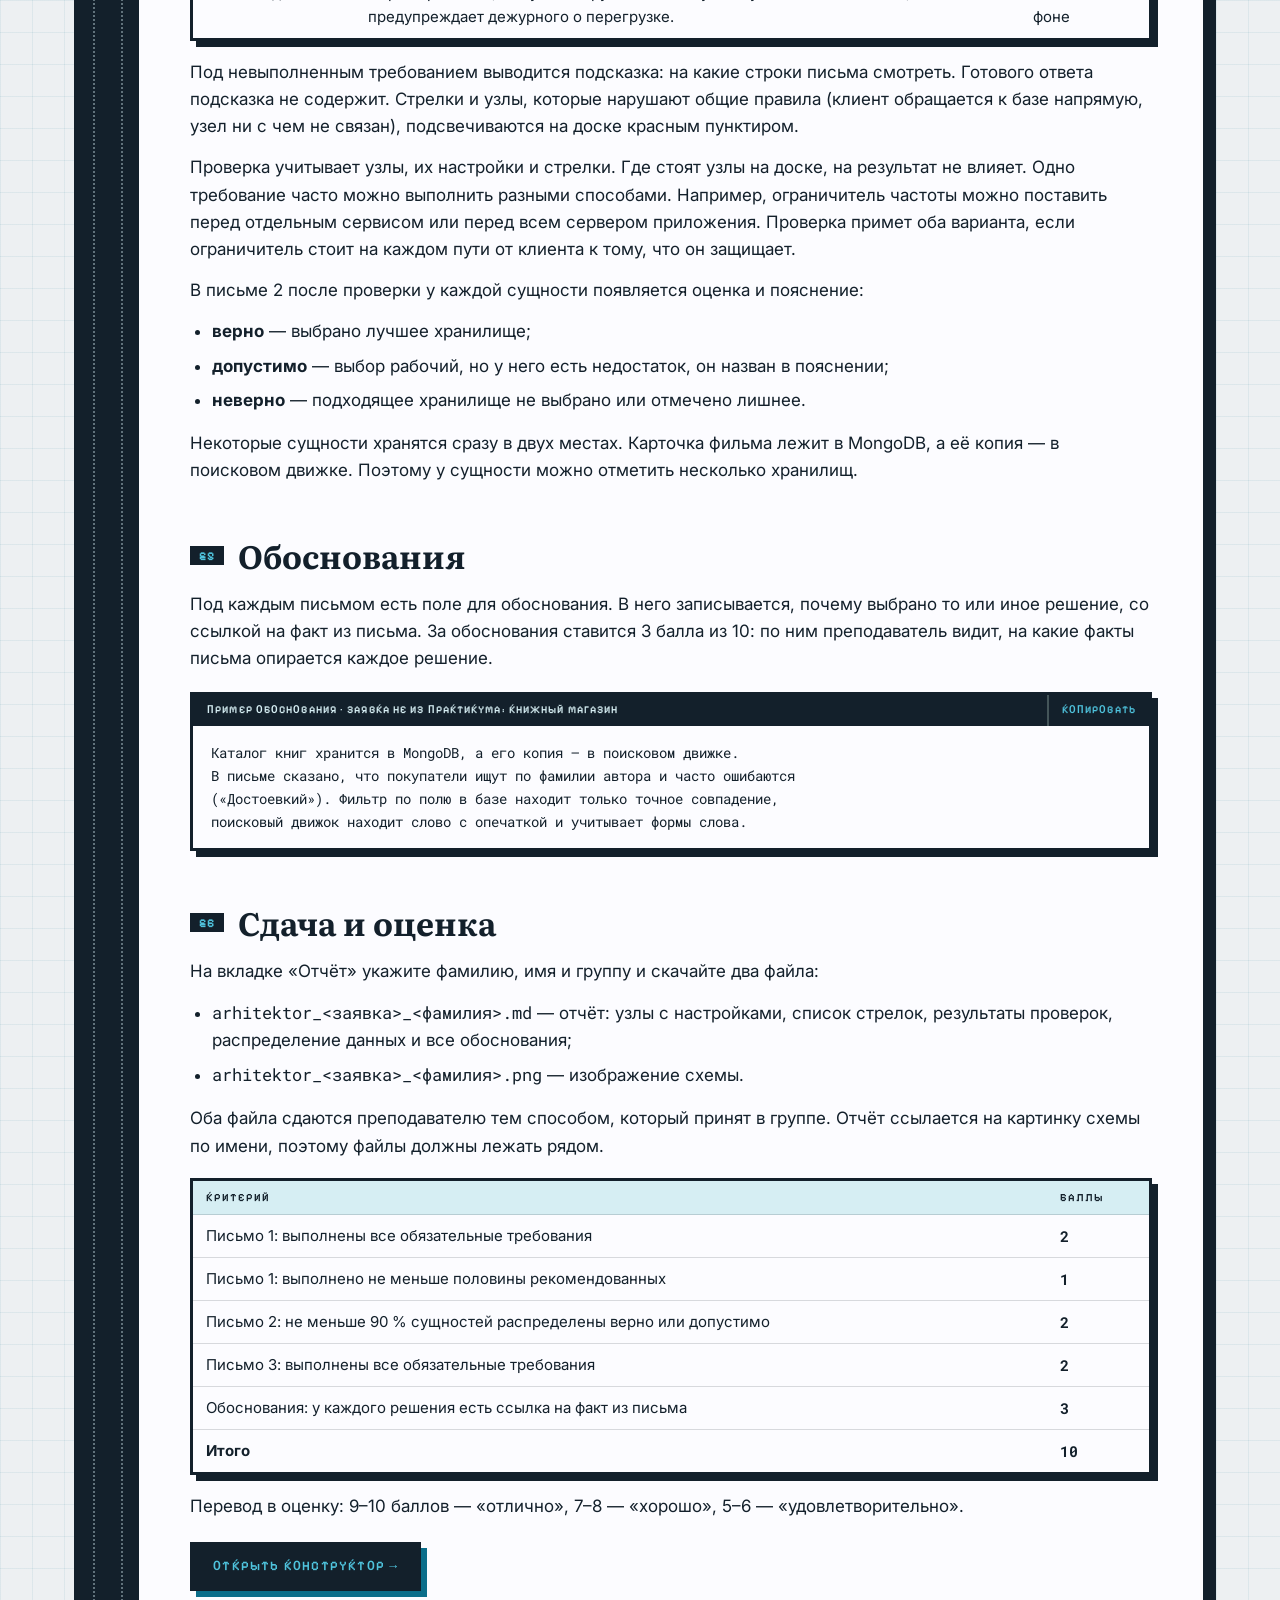
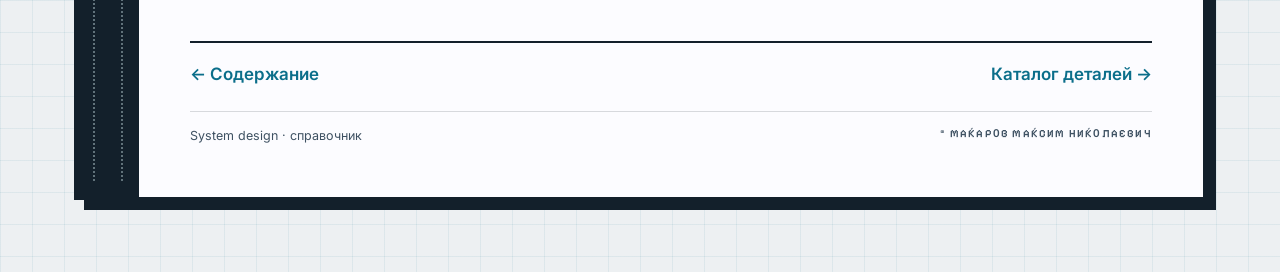
<file: praktikum/index.html>
<!doctype html>
<html lang="ru">
<head>
  <meta charset="utf-8">
  <meta name="viewport" content="width=device-width, initial-scale=1">
  <meta name="theme-color" content="#EDF0F2">
  <title>Практикум · Архитектор по заявке · System design</title>
  <link rel="preconnect" href="https://fonts.googleapis.com">
  <link rel="preconnect" href="https://fonts.gstatic.com" crossorigin>
  <link href="https://fonts.googleapis.com/css2?family=Inter:wght@400;500;600;700;800&family=Literata:ital,opsz,wght@0,7..72,600;0,7..72,700;1,7..72,400&family=Pixelify+Sans:wght@500;600;700&family=Roboto+Mono:wght@400;500;700&display=swap" rel="stylesheet">
  <link rel="stylesheet" href="../styles.css">
  <style>
    .stages { counter-reset: st; display: grid; gap: 14px; margin: 22px 0; }
    .stage { position: relative; display: grid; grid-template-columns: 54px minmax(0, 1fr); border: 3px solid var(--ink); background: var(--page); box-shadow: 6px 6px 0 var(--leaf); }
    .stage__n { display: grid; place-items: center; background: var(--ink); color: var(--leaf-bright); font: 700 22px/1 var(--mono); }
    .stage__body { padding: 13px 16px; }
    .stage__body b { display: block; font-family: var(--display); font-size: 18px; margin-bottom: 4px; }
    .stage__body p { margin: 0; font-size: 15.5px; line-height: 1.5; }
    .stage__body p + p { margin-top: 6px; }

    .open-desk { display: inline-flex; align-items: center; gap: 10px; margin: 8px 0 4px; padding: 13px 20px; border: 3px solid var(--ink); background: var(--ink); color: var(--leaf-bright); box-shadow: 6px 6px 0 var(--leaf); text-decoration: none; font: 600 13px/1.3 var(--pixel); letter-spacing: 1.2px; text-transform: uppercase; }
    .open-desk:hover { background: var(--leaf); color: #fff; box-shadow: 6px 6px 0 var(--ink); }

    .mini { display: block; width: 100%; height: auto; margin: 20px 0; border: 3px solid var(--ink); box-shadow: 6px 6px 0 var(--ink); background: #fff; }
    .legend { display: grid; grid-template-columns: repeat(auto-fit, minmax(min(240px, 100%), 1fr)); gap: 10px; margin: 18px 0; }
    .legend > div { padding: 10px 13px; border: 2px solid var(--ink); background: var(--page); font-size: 14.5px; line-height: 1.45; }
    .legend b { display: block; font: 600 10.5px/1.4 var(--pixel); letter-spacing: 1px; text-transform: uppercase; color: var(--leaf); margin-bottom: 3px; }
    .crit td:last-child { white-space: nowrap; font-family: var(--mono); font-weight: 700; }
  </style>
</head>
<body>
  <div class="book">
    <div class="book__body">
      <div class="spine"><span>Практикум · Архитектор по заявке</span></div>

      <main class="leaf">
        <div class="running">
          <p class="eyebrow"><a href="../index.html" style="text-decoration:none;color:inherit">System design</a> · практикум</p>
          <p class="running__folio">ПРАКТИКУМ</p>
        </div>

        <header class="chapter-head">
          <span class="chapter-num">ПРАКТИКУМ</span>
          <h1>Архитектор<br>по заявке</h1>
          <p class="lead">Компания присылает описание своего сервиса. По нему нужно собрать схему системы из готовых деталей: клиенты, балансировщик, ограничитель частоты, серверы, базы данных, очереди. Затем компания присылает список своих данных — их нужно разложить по хранилищам. Третьим письмом приходит рост нагрузки или сбой, и схему нужно изменить.</p>
        </header>

        <dl class="passport">
          <div><dt>Дисциплина</dt><dd>Технология разработки и защиты баз данных, модуль 2</dd></div>
          <div><dt>Время</dt><dd>2 пары: схема и данные на первой, изменения и отчёт на второй</dd></div>
          <div><dt>Что нужно знать</dt><dd>Реляционная и документная модели, что такое кеш и индекс</dd></div>
          <div><dt>Что сдать</dt><dd>Отчёт <code>.md</code> и изображение схемы <code>.png</code></dd></div>
        </dl>

        <nav class="contents">
          <b>На этой странице</b>
          <ol>
            <li><a href="#s1">Три письма компании</a></li>
            <li><a href="#s2">Как пользоваться конструктором</a></li>
            <li><a href="#s3">Что означает стрелка</a></li>
            <li><a href="#s4">Как устроена проверка</a></li>
            <li><a href="#s5">Обоснования</a></li>
            <li><a href="#s6">Сдача и оценка</a></li>
          </ol>
        </nav>

        <p><a class="open-desk" href="stol.html">Открыть конструктор →</a></p>
        <p>Конструктор работает в браузере, установка не нужна. Работа сохраняется в этом браузере на этом компьютере; перед уходом из компьютерного класса скачайте отчёт.</p>

        <h2 id="s1"><span class="sec">§1</span>Три письма компании</h2>
        <p>В практикуме три заявки: сервис доставки еды «Обед за 30», онлайн-кинотеатр «Полный метр» и сеть поликлиник «Клиника у дома». Компании вымышленные, но их требования взяты из типовых задач: вход по SMS, открытое API для партнёров, медицинские данные по 152‑ФЗ. Заявку для работы указывает преподаватель.</p>
        <p>Каждая заявка — три письма. Следующее письмо открывается, когда выполнено предыдущее.</p>

        <div class="stages">
          <div class="stage"><span class="stage__n">1</span><div class="stage__body"><b>Описание сервиса → схема</b><p>В письме — кто пользуется сервисом, сколько запросов, что уже ломалось у компании или у её конкурентов. По этим фактам собирается схема: какие детали нужны и как они связаны.</p><p>Письмо 2 открывается, когда выполнены все обязательные требования.</p></div></div>
          <div class="stage"><span class="stage__n">2</span><div class="stage__body"><b>Список данных → хранилища</b><p>Компания перечисляет свои сущности: пользователи, заказы, коды из SMS, файлы, события. Для каждой сущности указаны пример полей и объём. Каждую сущность нужно отнести к одному или нескольким хранилищам со схемы.</p><p>Письмо 3 открывается, когда распределены все сущности и не меньше 70 % из них распределены верно или допустимо.</p></div></div>
          <div class="stage"><span class="stage__n">3</span><div class="stage__body"><b>Рост или сбой → изменения схемы</b><p>Акция, премьера, отказ диска, утечка ключа. Схему нужно изменить так, чтобы она выдержала описанную ситуацию. Требования первого письма при этом продолжают проверяться.</p></div></div>
        </div>

        <h2 id="s2"><span class="sec">§2</span>Как пользоваться конструктором</h2>
        <p>Экран конструктора разделён на три части. Слева — письма компании и результаты проверки. В центре — доска со схемой. Справа — детали, из которых собирается схема, и свойства выбранного узла.</p>
        <div class="legend">
          <div><b>Добавить узел</b>Нажать на деталь в правой панели или перетащить её на доску.</div>
          <div><b>Провести стрелку</b>Потянуть за правый кружок узла и отпустить над другим узлом.</div>
          <div><b>Настроить узел</b>Нажать на узел: справа откроются подпись, настройки и описание детали.</div>
          <div><b>Удалить</b>Выбрать узел или стрелку и нажать Delete или кнопку «Удалить».</div>
          <div><b>Отменить</b>Кнопка «Отменить» или Ctrl+Z (на macOS ⌘Z).</div>
          <div><b>Масштаб</b>Кнопки − и +; «Вся схема» вписывает схему в доску.</div>
        </div>
        <p>Одну деталь можно поставить на схему несколько раз. Например, у сервиса доставки два мобильных приложения — для клиентов и для курьеров. Тогда оба узла подписывают в поле «Подпись на схеме», чтобы их можно было различить.</p>
        <p>У части деталей есть настройки, которые проверяются так же, как стрелки: число экземпляров сервера, ключ ограничителя частоты, реплики и шифрование базы, роли Redis. Описание каждой детали — в <a href="../katalog/index.html">каталоге деталей</a> и в правой панели конструктора.</p>

        <h2 id="s3"><span class="sec">§3</span>Что означает стрелка</h2>
        <p>Стрелка идёт <span class="term">от того, кто обращается, к тому, к кому обращаются</span>. Сайт обращается к балансировщику, балансировщик — к серверу приложения, сервер приложения — к PostgreSQL. Ответ идёт обратно по той же связи, отдельную стрелку для него не рисуют.</p>
        <p>Из этого правила следуют три соглашения:</p>
        <ul>
          <li>База данных никого не вызывает, поэтому стрелки от базы нет. Исключение — ClickHouse, который сам забирает события из журнала событий.</li>
          <li>К очереди ведут две стрелки: от сервера, который кладёт задачу, и от фонового обработчика, который её забирает. Обработчик обращается к очереди сам.</li>
          <li>Ограничитель частоты стоит на пути запроса перед тем, что он защищает. Если он хранит счётчики в Redis, от ограничителя к Redis ведёт ещё одна стрелка.</li>
        </ul>
        <svg class="mini" viewBox="0 0 860 150" role="img" aria-label="Пример: сайт, балансировщик, ограничитель частоты, сервер приложения, PostgreSQL и Redis">
          <defs><marker id="a" viewBox="0 0 10 10" refX="9" refY="5" markerWidth="7" markerHeight="7" orient="auto"><path d="M0,0 L10,5 L0,10 z" fill="#13202B"/></marker></defs>
          <g font-family="Inter, Arial, sans-serif" font-size="14" font-weight="700" fill="#13202B">
            <rect x="20" y="40" width="130" height="44" fill="#fff" stroke="#13202B" stroke-width="2"/><rect x="21" y="41" width="7" height="42" fill="#0E7490"/><text x="40" y="67">Сайт</text>
            <rect x="190" y="40" width="150" height="44" fill="#fff" stroke="#13202B" stroke-width="2"/><rect x="191" y="41" width="7" height="42" fill="#C2410C"/><text x="210" y="67">Балансировщик</text>
            <rect x="380" y="40" width="150" height="44" fill="#fff" stroke="#13202B" stroke-width="2"/><rect x="381" y="41" width="7" height="42" fill="#C2410C"/><text x="400" y="67">Ограничитель</text>
            <rect x="570" y="40" width="130" height="44" fill="#fff" stroke="#13202B" stroke-width="2"/><rect x="571" y="41" width="7" height="42" fill="#1D4ED8"/><text x="590" y="67">Сервер</text>
            <rect x="730" y="10" width="115" height="44" fill="#fff" stroke="#13202B" stroke-width="2"/><rect x="731" y="11" width="7" height="42" fill="#047857"/><text x="748" y="37">PostgreSQL</text>
            <rect x="730" y="96" width="115" height="44" fill="#fff" stroke="#13202B" stroke-width="2"/><rect x="731" y="97" width="7" height="42" fill="#047857"/><text x="748" y="123">Redis</text>
          </g>
          <g fill="none" stroke="#13202B" stroke-width="2" marker-end="url(#a)">
            <path d="M150,62 L188,62"/><path d="M340,62 L378,62"/><path d="M530,62 L568,62"/>
            <path d="M700,55 C715,55 712,32 728,32"/><path d="M700,70 C715,70 712,118 728,118"/>
            <path d="M455,84 C455,130 600,118 728,124"/>
          </g>
        </svg>
        <p>На рисунке ограничитель частоты пропускает к серверу только разрешённые запросы и хранит счётчики в Redis. Сервер обращается к PostgreSQL и к Redis.</p>

        <h2 id="s4"><span class="sec">§4</span>Как устроена проверка</h2>
        <p>Кнопка «Проверить схему» сверяет схему с требованиями заявки. Требования бывают двух видов.</p>
        <div class="table-scroll">
          <table>
            <thead><tr><th>Вид</th><th>Что означает</th><th>Как показан</th></tr></thead>
            <tbody>
              <tr><td>Обязательное</td><td>Без этого сервис не выполняет то, что просит компания: падает при отказе сервера, теряет деньги на SMS, раздаёт медицинские снимки по открытой ссылке.</td><td>✗ на красном фоне</td></tr>
              <tr><td>Рекомендованное</td><td>Сервис работает, но хуже: нагружает основную базу лишними записями, не предупреждает дежурного о перегрузке.</td><td>! на жёлтом фоне</td></tr>
            </tbody>
          </table>
        </div>
        <p>Под невыполненным требованием выводится подсказка: на какие строки письма смотреть. Готового ответа подсказка не содержит. Стрелки и узлы, которые нарушают общие правила (клиент обращается к базе напрямую, узел ни с чем не связан), подсвечиваются на доске красным пунктиром.</p>
        <p>Проверка учитывает узлы, их настройки и стрелки. Где стоят узлы на доске, на результат не влияет. Одно требование часто можно выполнить разными способами. Например, ограничитель частоты можно поставить перед отдельным сервисом или перед всем сервером приложения. Проверка примет оба варианта, если ограничитель стоит на каждом пути от клиента к тому, что он защищает.</p>
        <p>В письме 2 после проверки у каждой сущности появляется оценка и пояснение:</p>
        <ul>
          <li><b>верно</b> — выбрано лучшее хранилище;</li>
          <li><b>допустимо</b> — выбор рабочий, но у него есть недостаток, он назван в пояснении;</li>
          <li><b>неверно</b> — подходящее хранилище не выбрано или отмечено лишнее.</li>
        </ul>
        <p>Некоторые сущности хранятся сразу в двух местах. Карточка фильма лежит в MongoDB, а её копия — в поисковом движке. Поэтому у сущности можно отметить несколько хранилищ.</p>

        <h2 id="s5"><span class="sec">§5</span>Обоснования</h2>
        <p>Под каждым письмом есть поле для обоснования. В него записывается, почему выбрано то или иное решение, со ссылкой на факт из письма. За обоснования ставится 3 балла из 10: по ним преподаватель видит, на какие факты письма опирается каждое решение.</p>
        <figure class="code">
          <figcaption><span>Пример обоснования · заявка не из практикума: книжный магазин</span></figcaption>
          <pre>Каталог книг хранится в MongoDB, а его копия — в поисковом движке.
В письме сказано, что покупатели ищут по фамилии автора и часто ошибаются
(«Достоевкий»). Фильтр по полю в базе находит только точное совпадение,
поисковый движок находит слово с опечаткой и учитывает формы слова.</pre>
        </figure>

        <h2 id="s6"><span class="sec">§6</span>Сдача и оценка</h2>
        <p>На вкладке «Отчёт» укажите фамилию, имя и группу и скачайте два файла:</p>
        <ul>
          <li><code>arhitektor_&lt;заявка&gt;_&lt;фамилия&gt;.md</code> — отчёт: узлы с настройками, список стрелок, результаты проверок, распределение данных и все обоснования;</li>
          <li><code>arhitektor_&lt;заявка&gt;_&lt;фамилия&gt;.png</code> — изображение схемы.</li>
        </ul>
        <p>Оба файла сдаются преподавателю тем способом, который принят в группе. Отчёт ссылается на картинку схемы по имени, поэтому файлы должны лежать рядом.</p>
        <div class="table-scroll crit">
          <table>
            <thead><tr><th>Критерий</th><th>Баллы</th></tr></thead>
            <tbody>
              <tr><td>Письмо 1: выполнены все обязательные требования</td><td>2</td></tr>
              <tr><td>Письмо 1: выполнено не меньше половины рекомендованных</td><td>1</td></tr>
              <tr><td>Письмо 2: не меньше 90 % сущностей распределены верно или допустимо</td><td>2</td></tr>
              <tr><td>Письмо 3: выполнены все обязательные требования</td><td>2</td></tr>
              <tr><td>Обоснования: у каждого решения есть ссылка на факт из письма</td><td>3</td></tr>
              <tr><td><b>Итого</b></td><td>10</td></tr>
            </tbody>
          </table>
        </div>
        <p>Перевод в оценку: 9–10 баллов — «отлично», 7–8 — «хорошо», 5–6 — «удовлетворительно».</p>

        <p><a class="open-desk" href="stol.html">Открыть конструктор →</a></p>

        <div class="pager">
          <a href="../index.html">← Содержание</a>
          <a href="../katalog/index.html">Каталог деталей →</a>
        </div>
        <div class="colophon">
          <span>System design · справочник</span>
          <span class="author-line">© Макаров Максим Николаевич</span>
        </div>
      </main>
    </div>
  </div>
  <script src="../book.js"></script>
</body>
</html>
</file>
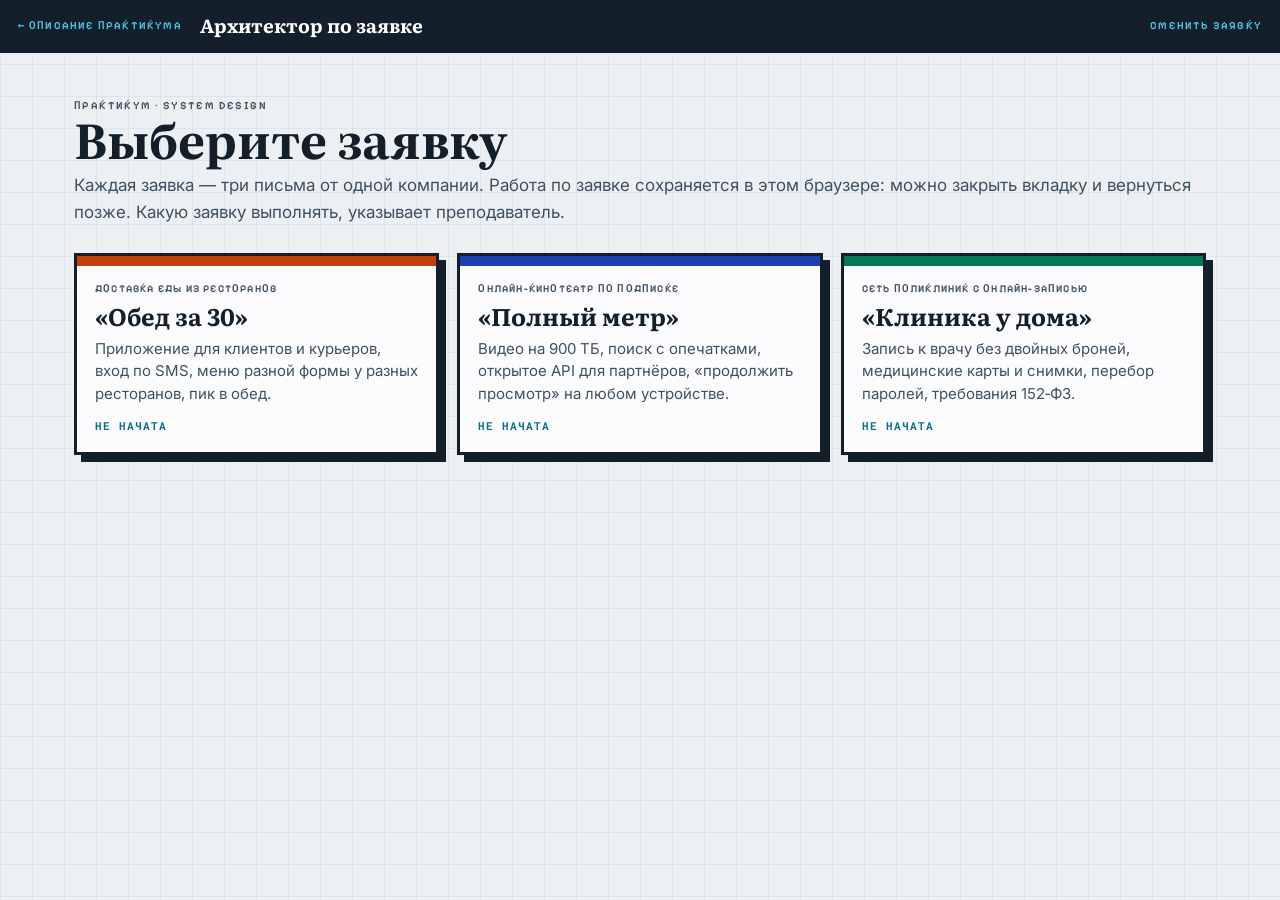
<file: praktikum/stol.html>
<!doctype html>
<html lang="ru">
<head>
  <meta charset="utf-8">
  <meta name="viewport" content="width=device-width, initial-scale=1">
  <meta name="theme-color" content="#13202B">
  <title>Архитектор по заявке · System design</title>
  <link rel="preconnect" href="https://fonts.googleapis.com">
  <link rel="preconnect" href="https://fonts.gstatic.com" crossorigin>
  <link href="https://fonts.googleapis.com/css2?family=Inter:wght@400;500;600;700;800&family=Literata:ital,opsz,wght@0,7..72,600;0,7..72,700;1,7..72,400&family=Pixelify+Sans:wght@500;600;700&family=Roboto+Mono:wght@400;500;700&display=swap" rel="stylesheet">
  <link rel="stylesheet" href="../styles.css">
  <link rel="stylesheet" href="stol.css">
</head>
<body class="desk">
  <header class="desk__top">
    <a href="index.html">← Описание практикума</a>
    <span class="desk__title">Архитектор по заявке</span>
    <span class="desk__case" id="case-name"></span>
    <span class="spacer"></span>
    <ol class="steps" id="steps" aria-label="Ход работы"></ol>
    <a href="stol.html">Сменить заявку</a>
  </header>

  <section class="pick" id="pick" hidden>
    <p class="eyebrow">Практикум · System design</p>
    <h1>Выберите заявку</h1>
    <p>Каждая заявка — три письма от одной компании. Работа по заявке сохраняется в этом браузере: можно закрыть вкладку и вернуться позже. Какую заявку выполнять, указывает преподаватель.</p>
    <div class="cases" id="pick-list"></div>
  </section>

  <main class="grid" id="desk" hidden>
    <section class="pane pane--mail" aria-label="Письма компании">
      <div class="tabs" id="mail-tabs" role="tablist"></div>
      <div class="pane__scroll"><div id="mail"></div></div>
    </section>

    <section class="board" aria-label="Схема системы">
      <div class="toolbar">
        <button type="button" class="btn btn--ghost" id="tb-undo" title="Ctrl+Z">Отменить</button>
        <button type="button" class="btn btn--ghost" id="tb-clear">Очистить схему</button>
        <button type="button" class="btn btn--ghost" id="tb-out" title="Уменьшить">−</button>
        <span class="zoom" id="tb-zoom">100 %</span>
        <button type="button" class="btn btn--ghost" id="tb-in" title="Увеличить">+</button>
        <button type="button" class="btn btn--ghost" id="tb-fit">Вся схема</button>
        <span class="toolbar__hint">Стрелка — от правого кружка к узлу · Delete — удалить выбранное</span>
      </div>
      <div class="canvas" id="canvas">
        <div class="empty" id="empty"><b>Схема пуста</b>Добавьте детали из панели справа: нажмите на деталь или перетащите её сюда. Затем проведите стрелки от того, кто обращается, к тому, к кому обращаются.</div>
      </div>
    </section>

    <aside class="pane pane--parts" aria-label="Детали и свойства">
      <div class="tabs" id="parts-tabs" role="tablist"></div>
      <div class="pane__scroll">
        <div class="palette" id="palette"></div>
        <div id="props" hidden></div>
      </div>
    </aside>
  </main>

  <script src="../data/components.js"></script>
  <script src="../data/cases.js"></script>
  <script src="engine.js"></script>
  <script src="stol.js"></script>
</body>
</html>
</file>
<file: styles.css>
/* System design — типографика, книжная вёрстка и наглядные блоки.
   Каркас общий со справочником по MongoDB, палитра своя: тёмный графит и бирюзовый чертёжный цвет.
   Автор: Макаров Максим Николаевич

   Файл разделён на части:
     1. переменные и основа        4. блоки данных (документ, коллекция)
     2. книга: корешок и страница  5. конвейер агрегации и анимации
     3. типографика главы          6. кадры Compass, практики, служебное      */

/* ── 1. Переменные и основа ──────────────────────────────────── */
:root {
  --ink: #13202B;
  --ink-soft: #3E5162;
  --ink-faint: #8FA0AE;
  --leaf: #0B6E8A;
  --leaf-bright: #4FC3DD;
  --leaf-pale: #D6EEF3;
  --clay: #B8461B;
  --clay-pale: #F8E1D6;
  --violet: #9A3412;
  --paper: #EDF0F2;
  --page: #FCFCFF;
  --rule: rgba(19, 32, 43, .16);
  --pixel: "Pixelify Sans", "Roboto Mono", monospace;
  --body: Inter, system-ui, -apple-system, sans-serif;
  --display: Literata, "PT Serif", Georgia, "Times New Roman", serif;
  --mono: "Roboto Mono", "SFMono-Regular", Consolas, monospace;
}

* { box-sizing: border-box; }

body {
  margin: 0;
  background: var(--paper);
  color: var(--ink);
  font-family: var(--body);
  font-size: 17px;
  line-height: 1.6;
  /* Фон-«миллиметровка»: намёк на разлинованную тетрадь, а не на экран. */
  background-image:
    linear-gradient(rgba(11, 110, 138, .07) 1px, transparent 1px),
    linear-gradient(90deg, rgba(11, 110, 138, .07) 1px, transparent 1px);
  background-size: 32px 32px;
  -webkit-font-smoothing: antialiased;
}

a { color: var(--leaf); }
a:hover { color: var(--ink); }
code, kbd, samp { font-family: var(--mono); }
:target { scroll-margin-top: 24px; }

.eyebrow {
  margin: 0;
  font: 600 11px/1.4 var(--pixel);
  letter-spacing: 1.4px;
  text-transform: uppercase;
  color: var(--leaf);
}
.author-line {
  font: 600 11px/1.5 var(--pixel);
  letter-spacing: 1.2px;
  text-transform: uppercase;
  color: var(--ink-soft);
}

/* ── 2. Книга: корешок и блок страниц ────────────────────────── */
.book { max-width: 1180px; margin: 0 auto; padding: 5vh 24px 8vh; }
.book__body {
  display: grid;
  grid-template-columns: 62px minmax(0, 1fr);
  border: 3px solid var(--ink);
  box-shadow: 10px 10px 0 var(--ink);
  background: var(--page);
}

.spine {
  position: relative;
  background: var(--ink);
  color: var(--leaf-pale);
  display: flex; align-items: center; justify-content: center;
  padding: 22px 0;
  overflow: hidden;
}
.spine span {
  writing-mode: vertical-rl;
  transform: rotate(180deg);
  font: 600 11px/1 var(--pixel);
  letter-spacing: 3px;
  text-transform: uppercase;
  white-space: nowrap;
  color: var(--leaf-bright);
}
/* Прошивка корешка — две пунктирные линии. */
.spine::before, .spine::after {
  content: "";
  position: absolute; top: 16px; bottom: 16px;
  border-left: 2px dotted rgba(214, 238, 243, .4);
}
.spine::before { left: 16px; }
.spine::after { right: 16px; }

.leaf { padding: clamp(28px, 4vw, 64px); min-width: 0; }

.running {
  display: flex; justify-content: space-between; align-items: baseline; gap: 16px;
  padding-bottom: 12px;
  border-bottom: 2px solid var(--ink);
  margin-bottom: clamp(24px, 3vw, 44px);
}
.running__folio { margin: 0; font: 600 11px/1.4 var(--pixel); letter-spacing: 1.4px; text-transform: uppercase; color: var(--ink-soft); }

/* ── 3. Типографика главы ────────────────────────────────────── */
.chapter-head { margin-bottom: 34px; }
.chapter-num {
  display: inline-block;
  padding: 5px 12px 4px;
  background: var(--ink); color: var(--leaf-bright);
  font: 700 13px/1 var(--pixel); letter-spacing: 2px;
}
.chapter-head h1 {
  margin: 14px 0 12px;
  font-family: var(--display);
  font-size: clamp(34px, 5vw, 58px);
  line-height: 1.04;
  font-weight: 700;
  letter-spacing: -.5px;
}
.lead { margin: 0 0 18px; font-size: clamp(18px, 1.5vw, 21px); line-height: 1.5; color: var(--ink-soft); }

.quote {
  margin: 0; padding: 14px 20px;
  border-left: 6px solid var(--leaf);
  background: var(--leaf-pale);
}
.quote p { margin: 0; font-family: var(--display); font-size: 18px; font-style: italic; }

h2 {
  display: flex; align-items: center; gap: 14px;
  margin: 52px 0 16px;
  font-family: var(--display); font-size: clamp(24px, 2.6vw, 32px); line-height: 1.2;
}
h2 .sec {
  flex: 0 0 auto;
  padding: 4px 9px 3px;
  background: var(--ink); color: var(--leaf-bright);
  font: 700 12px/1 var(--pixel); letter-spacing: 1px;
}
h3 { margin: 32px 0 10px; font-family: var(--display); font-size: 21px; }
p { margin: 0 0 14px; }
ul, ol { margin: 0 0 16px; padding-left: 22px; }
li { margin-bottom: 7px; }

.term { font-weight: 700; border-bottom: 2px solid var(--leaf-bright); }
strong { font-weight: 700; }

/* Паспорт темы — таблица-шапка главы. */
.passport {
  display: grid; grid-template-columns: repeat(4, minmax(0, 1fr));
  margin: 0 0 30px;
  border: 3px solid var(--ink);
  box-shadow: 6px 6px 0 var(--ink);
  background: var(--page);
}
.passport > div { padding: 13px 15px; border-right: 2px solid var(--rule); }
.passport > div:last-child { border-right: 0; }
.passport dt { font: 600 10px/1.3 var(--pixel); letter-spacing: 1.2px; text-transform: uppercase; color: var(--leaf); margin-bottom: 5px; }
.passport dd { margin: 0; font-size: 15px; line-height: 1.4; }

.contents {
  margin: 0 0 34px; padding: 16px 20px;
  border: 2px dashed var(--ink);
}
.contents b { display: block; font: 600 10px/1.3 var(--pixel); letter-spacing: 1.3px; text-transform: uppercase; color: var(--leaf); margin-bottom: 9px; }
.contents ol { columns: 2; column-gap: 34px; margin: 0; padding-left: 20px; font-size: 15px; }
.contents li { margin-bottom: 4px; break-inside: avoid; }
.contents a { color: var(--ink); text-decoration: none; border-bottom: 1px solid transparent; }
.contents a:hover { border-bottom-color: var(--leaf); }

/* Код и вывод. */
figure.code { margin: 20px 0; border: 3px solid var(--ink); box-shadow: 6px 6px 0 var(--ink); background: var(--page); overflow: hidden; }
figure.code figcaption {
  display: flex; justify-content: space-between; gap: 12px;
  padding: 8px 14px;
  background: var(--ink); color: var(--leaf-pale);
  font: 600 10.5px/1.4 var(--pixel); letter-spacing: 1.1px; text-transform: uppercase;
}
figure.code pre { margin: 0; padding: 15px 18px; overflow-x: auto; font: 400 14px/1.65 var(--mono); }
figure.code--out pre { background: #13202B; color: #D6EEF3; }
figure.code--out figcaption { background: var(--ink-soft); }

/* Кнопка копирования: подставляется скриптом в подпись блока кода.
   Блок с data-copy отдаёт в буфер не показанный текст, а строку из атрибута —
   так многострочная команда копируется одной строкой и не рвётся при вставке. */
.copy {
  flex: 0 0 auto; margin: -8px -14px -8px 0; padding: 8px 13px;
  border: 0; border-left: 2px solid rgba(215, 242, 228, .25);
  background: transparent; color: var(--leaf-bright); cursor: pointer;
  font: 600 10.5px/1.4 var(--pixel); letter-spacing: 1.1px; text-transform: uppercase;
}
.copy:hover { background: rgba(215, 242, 228, .12); }
.copy:focus-visible { outline: 2px solid var(--leaf-bright); outline-offset: -3px; }
.copy[data-state="done"] { color: #fff; background: var(--leaf); }
.copy[data-state="fail"] { color: #F0A882; }
figure.code--out .copy { border-left-color: rgba(215, 242, 228, .3); }
@media print { .copy { display: none; } }
.c { color: var(--ink-faint); }             /* комментарий  */
.k { color: var(--violet); font-weight: 700; }  /* ключевое слово */
.s { color: var(--clay); }                  /* строка       */
.n { color: var(--leaf); font-weight: 700; }/* число        */
.f { color: var(--ink); font-weight: 700; } /* функция      */
.o { color: var(--leaf); font-weight: 700; }/* оператор $   */
.fld { color: var(--violet); }              /* имя поля     */

.table-scroll { overflow-x: auto; margin: 18px 0; border: 3px solid var(--ink); box-shadow: 6px 6px 0 var(--ink); }
table { width: 100%; border-collapse: collapse; background: var(--page); font-size: 15px; }
th, td { padding: 9px 13px; text-align: left; vertical-align: top; border-bottom: 1px solid var(--rule); }
th { background: var(--leaf-pale); font: 600 11px/1.4 var(--pixel); letter-spacing: 1px; text-transform: uppercase; }
tbody tr:last-child td { border-bottom: 0; }
td code { font-size: 13.5px; }
.errors-table td:first-child { white-space: nowrap; }

.margin-note {
  margin: 20px 0; padding: 13px 17px;
  border-left: 6px solid var(--leaf);
  background: var(--leaf-pale);
  font-size: 15.5px;
}
.margin-note > b { display: block; font: 600 10.5px/1.3 var(--pixel); letter-spacing: 1.2px; text-transform: uppercase; margin-bottom: 6px; }
.margin-note p { margin: 0; }
.margin-note--warn { border-left-color: var(--clay); background: var(--clay-pale); }
.margin-note--warn b { color: var(--clay); }

details {
  margin: 0 0 10px; padding: 11px 16px;
  border: 2px solid var(--ink); background: var(--page);
}
summary { cursor: pointer; font-weight: 600; }
details[open] summary { margin-bottom: 9px; padding-bottom: 8px; border-bottom: 1px solid var(--rule); }
details p:last-child, details ul:last-child { margin-bottom: 0; }

.cheat { display: grid; grid-template-columns: repeat(auto-fit, minmax(230px, 1fr)); gap: 14px; margin: 20px 0; }
.cheat > div { padding: 13px 15px; border: 3px solid var(--ink); box-shadow: 5px 5px 0 var(--ink); background: var(--page); }
.cheat > div > b { display: block; font: 600 10.5px/1.3 var(--pixel); letter-spacing: 1.1px; text-transform: uppercase; color: var(--leaf); margin-bottom: 8px; }
.cheat > div > code { display: block; margin-bottom: 4px; font-size: 13px; white-space: pre-wrap; word-break: break-word; }

.pager { display: flex; justify-content: space-between; gap: 16px; flex-wrap: wrap; margin: 46px 0 22px; padding-top: 18px; border-top: 2px solid var(--ink); }
.pager a { font-weight: 600; text-decoration: none; }
.pager a:hover { text-decoration: underline; }

.colophon { display: flex; justify-content: space-between; gap: 16px; flex-wrap: wrap; padding-top: 14px; border-top: 1px solid var(--rule); font-size: 12.5px; color: var(--ink-soft); }

/* ── 4. Блоки данных: документ, коллекция, поля ──────────────── */
/* Карточка документа BSON: подписанная «бумажка», а не кусок кода. */
.doc {
  border: 3px solid var(--ink); box-shadow: 6px 6px 0 var(--ink);
  background: var(--page); margin: 18px 0; overflow: hidden;
}
.doc__bar {
  display: flex; justify-content: space-between; gap: 12px; align-items: center;
  padding: 7px 13px; background: var(--ink); color: var(--leaf-pale);
  font: 600 10.5px/1.4 var(--pixel); letter-spacing: 1.1px; text-transform: uppercase;
}
.doc__body { padding: 13px 16px; font: 400 14px/1.75 var(--mono); overflow-x: auto; }
.doc__body .fld { color: var(--violet); }
.doc__body .type {
  display: inline-block; margin-left: 8px; padding: 0 6px;
  border: 1px solid var(--ink-faint); border-radius: 9px;
  font: 600 10px/1.6 var(--pixel); letter-spacing: .6px; text-transform: uppercase; color: var(--ink-soft);
}
.doc--hit { box-shadow: 6px 6px 0 var(--leaf); border-color: var(--leaf); }
.doc--miss { opacity: .5; }

/* Сетка документов = коллекция. */
.collection { display: grid; grid-template-columns: repeat(auto-fit, minmax(240px, 1fr)); gap: 14px; margin: 20px 0; }
.collection .doc { margin: 0; }

/* Два способа записать один запрос: оболочка и Python. */
.duo { display: grid; grid-template-columns: repeat(auto-fit, minmax(280px, 1fr)); gap: 16px; margin: 20px 0; }
.duo figure.code { margin: 0; }

/* Поясняющая раскладка «оператор → что делает → сколько нашёл». */
.ops { display: grid; gap: 10px; margin: 20px 0; }
.ops > div {
  display: grid; grid-template-columns: 128px minmax(0, 1fr) auto; gap: 14px; align-items: center;
  padding: 10px 14px; border: 2px solid var(--ink); background: var(--page);
}
.ops b { font: 700 14px/1 var(--mono); color: var(--leaf); }
.ops span { font-size: 15px; }
.ops i {
  font-style: normal; padding: 3px 10px; background: var(--ink); color: var(--leaf-bright);
  font: 600 11px/1.5 var(--pixel); letter-spacing: 1px; white-space: nowrap;
}

/* Числовой акцент — результат прогона. */
.stat { display: flex; flex-wrap: wrap; gap: 12px; margin: 20px 0; }
.stat > span { flex: 1 1 150px; padding: 12px 15px; border: 3px solid var(--ink); box-shadow: 5px 5px 0 var(--leaf); background: var(--page); }
.stat strong { display: block; font-family: var(--display); font-size: 30px; line-height: 1; margin-bottom: 5px; }
.stat em { font-style: normal; font-size: 13.5px; color: var(--ink-soft); }

/* ── 5. Конвейер агрегации и анимации ────────────────────────── */
.pipeline { display: flex; flex-wrap: wrap; align-items: stretch; gap: 0; margin: 22px 0; }
.pipeline__stage {
  flex: 1 1 150px; min-width: 0;
  padding: 12px 14px;
  border: 3px solid var(--ink); border-right-width: 0;
  background: var(--page);
}
.pipeline__stage:last-child { border-right-width: 3px; }
.pipeline__stage b { display: block; font: 700 14px/1.3 var(--mono); color: var(--leaf); margin-bottom: 5px; }
.pipeline__stage span { display: block; font-size: 13.5px; color: var(--ink-soft); line-height: 1.4; }
.pipeline__stage em { display: block; margin-top: 7px; font-style: normal; font: 600 10.5px/1.4 var(--pixel); letter-spacing: 1px; text-transform: uppercase; color: var(--ink); }
.pipeline__stage.is-lit { background: var(--leaf-pale); }

/* Документы, «текущие» через конвейер. Движение — по кругу, бесконечно. */
.flow { position: relative; height: 46px; margin: -6px 0 22px; border: 2px dashed var(--rule); border-top: 0; overflow: hidden; }
.flow i {
  position: absolute; top: 13px; left: -26px;
  width: 20px; height: 20px;
  background: var(--leaf-bright); border: 2px solid var(--ink);
  animation: flow-move 6s linear infinite;
}
.flow i:nth-child(2) { animation-delay: 1.2s; background: var(--leaf-pale); }
.flow i:nth-child(3) { animation-delay: 2.4s; }
.flow i:nth-child(4) { animation-delay: 3.6s; background: var(--leaf-pale); }
.flow i:nth-child(5) { animation-delay: 4.8s; }
@keyframes flow-move {
  from { left: -26px; }
  to   { left: 102%; }
}

/* Фильтр: документы, которые прошли, и те, что отсеялись. */
.sieve { display: grid; grid-template-columns: repeat(auto-fit, minmax(120px, 1fr)); gap: 10px; margin: 20px 0; }
.sieve > span {
  padding: 10px 12px; border: 2px solid var(--ink); background: var(--page);
  font: 400 13px/1.5 var(--mono);
  transition: transform .25s ease, opacity .25s ease;
}
.sieve > span.pass { border-color: var(--leaf); box-shadow: 4px 4px 0 var(--leaf); }
.sieve > span.drop { opacity: .38; transform: translateY(6px); }
.sieve > span b { display: block; font: 600 10px/1.4 var(--pixel); letter-spacing: 1px; text-transform: uppercase; margin-bottom: 4px; }
.sieve > span.pass b { color: var(--leaf); }

/* Пульсация «сервер живой» — маленькая деталь на обложке. */
.pulse { display: inline-block; width: 9px; height: 9px; border-radius: 50%; background: var(--leaf-bright); animation: pulse 1.8s ease-in-out infinite; }
@keyframes pulse {
  0%, 100% { transform: scale(1); opacity: 1; }
  50% { transform: scale(1.55); opacity: .45; }
}

@media (prefers-reduced-motion: reduce) {
  .flow i, .pulse { animation: none; }
  .flow i { left: 40%; }
  * { scroll-behavior: auto; }
}

/* ── 5б. Переключатель языка драйвера ────────────────────────── */
/* Выбор хранится в localStorage и проставляется в <html data-lang>
   до отрисовки, поэтому блоки не мигают при загрузке. */
.langbar { display: flex; flex-wrap: wrap; align-items: center; gap: 6px; }
.langbar__label { margin-right: 4px; font: 600 10px/1.4 var(--pixel); letter-spacing: 1.2px; text-transform: uppercase; color: var(--ink-faint); }
.langbar button {
  padding: 5px 11px 4px;
  border: 2px solid var(--ink); background: var(--page); color: var(--ink-soft);
  font: 600 11px/1.3 var(--mono); letter-spacing: .3px; cursor: pointer;
}
.langbar button:hover { color: var(--ink); border-color: var(--leaf); }
.langbar button[aria-pressed="true"] {
  background: var(--ink); color: var(--leaf-bright);
  box-shadow: 3px 3px 0 var(--leaf);
}

/* Блоки кода, привязанные к языку: виден только выбранный.
   Правило намеренно ограничено .book — иначе оно накрывает сам <html data-lang>. */
.book [data-lang] { display: none; }
:root[data-lang="python"] .book [data-lang="python"],
:root[data-lang="cpp"] .book [data-lang="cpp"],
:root[data-lang="go"] .book [data-lang="go"],
:root[data-lang="ruby"] .book [data-lang="ruby"] { display: block; }
/* До запуска скрипта и без JS показываем Python. */
:root:not([data-lang]) .book [data-lang="python"] { display: block; }
/* Строчные вставки внутри абзаца остаются строчными, иначе текст рвётся на строки. */
:root[data-lang="python"] .book span[data-lang="python"],
:root[data-lang="cpp"] .book span[data-lang="cpp"],
:root[data-lang="go"] .book span[data-lang="go"],
:root[data-lang="ruby"] .book span[data-lang="ruby"],
:root:not([data-lang]) .book span[data-lang="python"] { display: inline; }

/* Строки в C++ и Go длиннее питоновских: чуть мельче кегль, чтобы
   в двухколоночной паре они помещались без горизонтальной прокрутки. */
:root[data-lang="cpp"] figure.code pre,
:root[data-lang="go"] figure.code pre { font-size: 13px; line-height: 1.6; }

/* Подпись языка в шапке блока кода. */
figure.code[data-lang] figcaption span:first-child { color: var(--leaf-bright); }

/* ── 6. Кадры Compass, практики, служебное ───────────────────── */
.shot { margin: 22px 0; border: 3px solid var(--ink); box-shadow: 6px 6px 0 var(--ink); background: var(--page); }
.shot img { display: block; width: 100%; height: auto; background: #fff; cursor: zoom-in; }
.shot figcaption { padding: 9px 14px; border-top: 2px solid var(--ink); font: 600 11px/1.5 var(--mono); color: var(--ink-soft); }

.lightbox { position: fixed; inset: 0; z-index: 90; display: none; place-items: center; padding: clamp(14px, 3vw, 42px); background: rgba(19, 32, 43, .92); cursor: zoom-out; }
.lightbox.is-open { display: grid; }
.lightbox figure { margin: 0; max-width: 100%; max-height: 100%; border: 3px solid var(--page); background: var(--page); }
.lightbox img { display: block; max-width: 100%; max-height: 86vh; width: auto; }
.lightbox figcaption { padding: 9px 14px; border-top: 2px solid var(--ink); font: 600 11px/1.5 var(--mono); color: var(--ink-soft); }
.lightbox__hint { position: absolute; bottom: 16px; left: 50%; transform: translateX(-50%); color: var(--leaf-pale); font: 600 10px/1 var(--pixel); letter-spacing: 1.4px; text-transform: uppercase; }

/* Карточка практики и контрольной точки. */
.work {
  margin: 26px 0; border: 3px solid var(--ink); box-shadow: 8px 8px 0 var(--leaf); background: var(--page);
}
.work__head { display: flex; flex-wrap: wrap; justify-content: space-between; gap: 10px; padding: 11px 16px; background: var(--ink); color: var(--leaf-pale); font: 600 11px/1.4 var(--pixel); letter-spacing: 1.3px; text-transform: uppercase; }
.work__body { padding: 16px 18px; }
.work__body h3:first-child { margin-top: 0; }
.work--check { box-shadow: 8px 8px 0 var(--clay); }
.work--check .work__head { background: var(--clay); }

.repo {
  display: inline-flex; align-items: center; gap: 9px;
  margin: 6px 0; padding: 9px 15px;
  border: 3px solid var(--ink); box-shadow: 4px 4px 0 var(--leaf);
  background: var(--page); color: var(--ink);
  font: 600 13px/1.3 var(--mono); text-decoration: none;
}
.repo:hover { box-shadow: 4px 4px 0 var(--ink); color: var(--ink); }
.repo::before { content: "⌥"; font-family: var(--pixel); color: var(--leaf); }

@media (max-width: 900px) {
  body { font-size: 16px; }
  .book { padding: 3vh 12px 6vh; }
  .book__body { grid-template-columns: 34px minmax(0, 1fr); box-shadow: 6px 6px 0 var(--ink); }
  .passport { grid-template-columns: 1fr 1fr; }
  .contents ol { columns: 1; }
  .ops > div { grid-template-columns: 1fr; gap: 6px; }
  .pipeline__stage { border-right-width: 3px; border-bottom-width: 0; }
  .pipeline__stage:last-child { border-bottom-width: 3px; }
}

@media print {
  body { background: #fff; }
  .book__body, .passport, .shot, figure.code, .table-scroll { box-shadow: none; }
  .lightbox { display: none !important; }
}

/* Пометка вендорского материала в шапке кейса читается на тёмном фоне. */
.case__head .vendor { margin-left: 0; border-color: var(--clay-pale); color: var(--clay-pale); }

/* ── Переключатель операционной системы ─────────────────────────
   Кнопки те же, что у языка. Блоки с data-os только прячутся: так правило
   не спорит с data-lang и не ломает строки таблиц. В data-os можно перечислить
   несколько систем через пробел: data-os="mac linux". */
.langbar + .langbar { padding-left: 12px; border-left: 2px solid var(--rule); }
:root[data-os="win"] .book [data-os]:not([data-os~="win"]),
:root[data-os="mac"] .book [data-os]:not([data-os~="mac"]),
:root[data-os="linux"] .book [data-os]:not([data-os~="linux"]),
:root:not([data-os]) .book [data-os]:not([data-os~="win"]) { display: none !important; }

/* Шапка с переключателями: название и номер главы — первой строкой,
   кнопки — второй. Иначе на узком экране номер главы уезжает за край. */
.running { flex-wrap: wrap; row-gap: 10px; }
.running .eyebrow { flex: 1 1 0; min-width: 0; }
.running__folio { order: 1; }
.running:has(.langbar)::after { content: ""; order: 2; flex-basis: 100%; height: 0; }
.running .langbar { order: 3; }

@media (max-width: 600px) {
  .langbar + .langbar { padding-left: 0; border-left: 0; }
}

/* Длинные адреса и имена в тексте переносятся, а не растягивают страницу. */
:not(pre) > code { overflow-wrap: break-word; }
@media (max-width: 480px) {
  .passport { grid-template-columns: 1fr; }
  .passport > div { border-right: 0; border-bottom: 2px solid var(--rule); }
  .passport > div:last-child { border-bottom: 0; }
}

/* ── Как запускать примеры главы ─────────────────────────────────── */
.runbox { margin: 0 0 28px; border: 3px solid var(--ink); background: var(--page); box-shadow: 6px 6px 0 var(--leaf); }
.runbox__head { margin: 0; padding: 8px 16px; background: var(--leaf-pale); border-bottom: 2px solid var(--ink); font: 600 10.5px/1.4 var(--pixel); letter-spacing: 1.2px; text-transform: uppercase; }
.runbox__row { display: grid; grid-template-columns: minmax(110px, 150px) minmax(0, 1fr); gap: 12px; padding: 9px 16px; border-bottom: 2px solid var(--rule); font-size: 14.5px; line-height: 1.55; }
.runbox__row:last-child { border-bottom: 0; }
.runbox__row > b { font: 600 10px/2 var(--pixel); letter-spacing: 1px; text-transform: uppercase; color: var(--ink-soft); }
.runbox code { overflow-wrap: anywhere; }
@media (max-width: 560px) { .runbox__row { grid-template-columns: 1fr; gap: 2px; } }

/* Длинные слова в заголовках переносятся по слогам, а не раздвигают страницу на узком экране. */
.leaf h1, .leaf h2, .leaf h3 { overflow-wrap: break-word; hyphens: auto; }

/* ── Место под кадр с учебного ПК ─────────────────────────────── */
.shot-todo { margin: 22px 0; padding: 18px 20px; border: 3px dashed var(--ink-soft); background: repeating-linear-gradient(135deg, var(--page), var(--page) 12px, var(--leaf-pale) 12px, var(--leaf-pale) 24px); }
.shot-todo b { display: block; margin-bottom: 6px; font: 600 10.5px/1.4 var(--pixel); letter-spacing: 1.2px; text-transform: uppercase; color: var(--ink-soft); }
.shot-todo p { margin: 0 0 6px; font-size: 14.5px; line-height: 1.5; }
.shot-todo p:last-child { margin-bottom: 0; }
</file>
<file: praktikum/stol.css>
/* Рабочий стол практикума: письма слева, схема в центре, детали справа.
   Переменные и шрифты — из ../styles.css. */

body.desk { display: flex; flex-direction: column; height: 100vh; }
body.desk > .pick { flex: 1 1 auto; overflow-y: auto; max-width: none; width: 100%; }
body.desk > .pick > * { max-width: 1132px; margin-left: auto; margin-right: auto; }
.desk__top {
  display: flex; flex-wrap: wrap; align-items: center; gap: 10px 18px;
  padding: 10px 18px; background: var(--ink); color: var(--leaf-pale);
  border-bottom: 3px solid var(--ink);
}
.desk__top a { color: var(--leaf-bright); font: 600 11px/1.4 var(--pixel); letter-spacing: 1.2px; text-transform: uppercase; text-decoration: none; }
.desk__top a:hover { color: #fff; }
.desk__title { font-family: var(--display); font-size: 19px; font-weight: 700; color: #fff; }
.desk__case { font: 600 11px/1.4 var(--pixel); letter-spacing: 1.2px; text-transform: uppercase; color: var(--leaf-bright); }
.desk__top .spacer { flex: 1 1 auto; }

/* Ход работы: четыре шага в шапке. */
.steps { display: flex; flex-wrap: wrap; gap: 6px; margin: 0; padding: 0; list-style: none; }
.steps li { margin: 0; padding: 5px 10px 4px; border: 2px solid rgba(214, 238, 243, .35); font: 600 10.5px/1.3 var(--pixel); letter-spacing: 1px; text-transform: uppercase; color: rgba(214, 238, 243, .6); }
.steps li.is-open { border-color: var(--leaf-bright); color: var(--leaf-pale); }
.steps li.is-done { background: var(--leaf-bright); border-color: var(--leaf-bright); color: var(--ink); }

/* ── Выбор заявки ─────────────────────────────────────────────── */
.pick { max-width: 1180px; margin: 0 auto; padding: 5vh 24px 8vh; }
.pick h1 { margin: 0 0 8px; font-family: var(--display); font-size: clamp(30px, 4vw, 48px); line-height: 1.05; }
.pick > p { max-width: 760px; color: var(--ink-soft); }
.cases { display: grid; grid-template-columns: repeat(auto-fit, minmax(min(300px, 100%), 1fr)); gap: 18px; margin-top: 26px; }
.case-card { display: flex; flex-direction: column; border: 3px solid var(--ink); background: var(--page); box-shadow: 7px 7px 0 var(--ink); color: var(--ink); text-decoration: none; transition: transform .15s ease, box-shadow .15s ease; }
.case-card:hover { transform: translate(-2px, -2px); box-shadow: 9px 9px 0 var(--leaf); color: var(--ink); }
.case-card__band { height: 10px; }
.case-card__body { padding: 16px 18px 18px; flex: 1 1 auto; display: flex; flex-direction: column; }
.case-card__kind { font: 600 10.5px/1.4 var(--pixel); letter-spacing: 1.2px; text-transform: uppercase; color: var(--ink-soft); }
.case-card b { display: block; margin: 6px 0 8px; font-family: var(--display); font-size: 24px; line-height: 1.15; }
.case-card p { margin: 0 0 14px; font-size: 15px; line-height: 1.5; color: var(--ink-soft); flex: 1 1 auto; }
.case-card__state { font: 600 10.5px/1.4 var(--pixel); letter-spacing: 1px; text-transform: uppercase; color: var(--leaf); }

/* ── Сетка рабочего стола ─────────────────────────────────────── */
.grid {
  display: grid; grid-template-columns: minmax(300px, 380px) minmax(0, 1fr) 280px;
  flex: 1 1 auto; min-height: 0;
}
.pane { min-width: 0; min-height: 0; display: flex; flex-direction: column; background: var(--page); }
.pane--mail { border-right: 3px solid var(--ink); }
.pane--parts { border-left: 3px solid var(--ink); }
.pane__scroll { flex: 1 1 auto; overflow-y: auto; padding: 16px 18px 26px; }

.tabs { display: flex; flex: 0 0 auto; border-bottom: 3px solid var(--ink); background: var(--paper); }
.tabs button {
  flex: 1 1 0; min-width: 0; padding: 10px 6px 9px; border: 0; border-right: 2px solid var(--rule);
  background: transparent; color: var(--ink-soft); cursor: pointer;
  font: 600 10.5px/1.25 var(--pixel); letter-spacing: .8px; text-transform: uppercase;
}
.tabs button:last-child { border-right: 0; }
.tabs button[aria-selected="true"] { background: var(--ink); color: var(--leaf-bright); }
.tabs button:disabled { color: var(--ink-faint); cursor: not-allowed; }
.tabs button:disabled::before { content: "🔒 "; font-size: 10px; }
.tabs button:focus-visible { outline: 2px solid var(--leaf); outline-offset: -3px; }

/* ── Письмо ───────────────────────────────────────────────────── */
.letter { border: 2px solid var(--ink); background: #fff; margin-bottom: 16px; }
.letter__head { padding: 10px 13px; border-bottom: 2px dashed var(--rule); font-size: 13px; line-height: 1.5; color: var(--ink-soft); }
.letter__head b { color: var(--ink); }
.letter__subject { display: block; margin-top: 3px; font-family: var(--display); font-size: 18px; font-weight: 700; color: var(--ink); }
.letter__body { padding: 12px 13px 4px; font-size: 14.5px; line-height: 1.55; }
.letter__body p { margin: 0 0 10px; }
.facts { margin: 0 13px 13px; border-collapse: collapse; width: calc(100% - 26px); font-size: 13.5px; }
.facts td { padding: 5px 8px; border: 1px solid var(--rule); }
.facts td:last-child { white-space: nowrap; font: 600 13px/1.4 var(--mono); text-align: right; }
.task { margin: 0 0 14px; padding: 10px 13px; border-left: 5px solid var(--leaf); background: var(--leaf-pale); font-size: 14px; line-height: 1.5; }
.task b { display: block; font: 600 10px/1.4 var(--pixel); letter-spacing: 1.1px; text-transform: uppercase; color: var(--leaf); margin-bottom: 3px; }
.locked { padding: 16px; border: 2px dashed var(--ink-faint); color: var(--ink-soft); font-size: 14.5px; }

.btn {
  display: inline-flex; align-items: center; gap: 8px; padding: 9px 14px;
  border: 2px solid var(--ink); background: var(--ink); color: var(--leaf-bright); cursor: pointer;
  font: 600 11px/1.3 var(--pixel); letter-spacing: 1px; text-transform: uppercase;
  box-shadow: 3px 3px 0 var(--leaf);
}
.btn:hover { background: var(--leaf); color: #fff; box-shadow: 3px 3px 0 var(--ink); }
.btn--ghost { background: var(--page); color: var(--ink); box-shadow: none; }
.btn--ghost:hover { background: var(--leaf-pale); color: var(--ink); box-shadow: none; }
.btn--danger { background: var(--page); color: var(--clay); border-color: var(--clay); box-shadow: none; }
.btn--danger:hover { background: var(--clay); color: #fff; box-shadow: none; }
.btn:focus-visible { outline: 3px solid var(--leaf-bright); outline-offset: 2px; }
.row { display: flex; flex-wrap: wrap; gap: 8px; align-items: center; margin: 12px 0; }

/* ── Результаты проверки ──────────────────────────────────────── */
.summary { margin: 12px 0 8px; font: 600 11px/1.5 var(--pixel); letter-spacing: 1px; text-transform: uppercase; color: var(--ink-soft); }
.summary.is-pass { color: var(--leaf); }
.stale { margin: 6px 0; padding: 7px 10px; background: var(--clay-pale); color: var(--clay); font-size: 13px; }
.results { margin: 0 0 14px; padding: 0; list-style: none; }
.results li { position: relative; margin: 0 0 7px; padding: 8px 10px 8px 36px; border: 2px solid var(--rule); background: #fff; font-size: 14px; line-height: 1.45; }
.results li::before { position: absolute; left: 9px; top: 7px; width: 19px; height: 19px; display: grid; place-items: center; font: 700 12px/1 var(--mono); color: #fff; }
.results li.ok { border-color: rgba(4, 120, 87, .45); }
.results li.ok::before { content: "✓"; background: #047857; }
.results li.fail { border-color: var(--clay); background: var(--clay-pale); }
.results li.fail::before { content: "✗"; background: var(--clay); }
.results li.warn { border-color: #B45309; background: #FDF2DC; }
.results li.warn::before { content: "!"; background: #B45309; }
.results .lvl { display: inline-block; margin-right: 6px; font: 600 9.5px/1.4 var(--pixel); letter-spacing: .8px; text-transform: uppercase; color: var(--ink-soft); }
.results .hint { display: block; margin-top: 5px; font-size: 13.5px; color: var(--ink-soft); }
.results h4 { margin: 14px 0 6px; font: 600 10.5px/1.4 var(--pixel); letter-spacing: 1px; text-transform: uppercase; color: var(--ink-soft); }

.note-field { margin: 16px 0 0; }
.note-field label { display: block; margin-bottom: 5px; font: 600 10.5px/1.4 var(--pixel); letter-spacing: 1px; text-transform: uppercase; color: var(--ink-soft); }
.note-field textarea, .field input {
  width: 100%; padding: 9px 10px; border: 2px solid var(--ink); background: #fff; color: var(--ink);
  font: 400 14px/1.5 var(--body); resize: vertical;
}
.note-field textarea { min-height: 130px; }
.note-field textarea:focus, .field input:focus { outline: 3px solid var(--leaf-pale); border-color: var(--leaf); }

/* ── Сущности письма 2 ────────────────────────────────────────── */
.ent { margin: 0 0 10px; padding: 10px 12px; border: 2px solid var(--ink); background: #fff; }
.ent__name { display: flex; justify-content: space-between; gap: 8px; align-items: baseline; font-weight: 700; font-size: 15px; }
.ent__sample { margin: 3px 0 2px; font-size: 13.5px; line-height: 1.45; color: var(--ink-soft); }
.ent__vol { font: 500 12px/1.4 var(--mono); color: var(--ink-soft); }
.chips { display: flex; flex-wrap: wrap; gap: 5px; margin-top: 8px; }
.chip {
  padding: 4px 9px 3px; border: 2px solid var(--chip, var(--ink)); background: #fff; color: var(--ink); cursor: pointer;
  font: 600 12px/1.3 var(--body);
}
.chip[aria-pressed="true"] { background: var(--chip, var(--ink)); color: #fff; }
.chip:focus-visible { outline: 3px solid var(--leaf-bright); outline-offset: 1px; }
.grade { flex: 0 0 auto; padding: 2px 7px; font: 600 9.5px/1.5 var(--pixel); letter-spacing: .8px; text-transform: uppercase; color: #fff; }
.grade--best { background: #047857; }
.grade--ok { background: #B45309; }
.grade--wrong, .grade--empty { background: var(--clay); }
.ent__why { margin: 8px 0 0; padding-top: 7px; border-top: 1px dashed var(--rule); font-size: 13.5px; line-height: 1.5; color: var(--ink-soft); }
.ent__why b { color: var(--ink); }
.nostore { padding: 10px 12px; border: 2px dashed var(--clay); color: var(--clay); font-size: 14px; }

/* ── Отчёт ────────────────────────────────────────────────────── */
.field { margin: 0 0 10px; }
.field label { display: block; margin-bottom: 4px; font: 600 10.5px/1.4 var(--pixel); letter-spacing: 1px; text-transform: uppercase; color: var(--ink-soft); }
.progress { margin: 0 0 14px; padding: 0; list-style: none; border: 2px solid var(--ink); background: #fff; }
.progress li { display: flex; justify-content: space-between; gap: 10px; margin: 0; padding: 8px 12px; border-bottom: 1px solid var(--rule); font-size: 14px; }
.progress li:last-child { border-bottom: 0; }
.progress span:last-child { font: 600 12.5px/1.4 var(--mono); }

/* ── Доска со схемой ──────────────────────────────────────────── */
.board { position: relative; display: flex; flex-direction: column; min-width: 0; min-height: 0; background: #F5F6FB; }
.toolbar { display: flex; flex-wrap: wrap; gap: 6px; align-items: center; padding: 8px 12px; border-bottom: 3px solid var(--ink); background: var(--page); }
.toolbar .btn { padding: 6px 10px; font-size: 10px; }
.toolbar__hint { margin-left: auto; font-size: 12.5px; color: var(--ink-soft); }
.canvas { position: relative; flex: 1 1 auto; overflow: auto; }
.canvas svg { display: block; touch-action: pan-x pan-y; user-select: none; -webkit-user-select: none; }
.canvas .node, .canvas .port { touch-action: none; }
.canvas.is-drop { outline: 4px dashed var(--leaf); outline-offset: -8px; }
.empty {
  position: absolute; left: 50%; top: 40%; transform: translate(-50%, -50%);
  width: min(420px, 80%); padding: 18px 20px; border: 2px dashed var(--ink-faint); background: rgba(252, 252, 255, .92);
  text-align: center; font-size: 14.5px; color: var(--ink-soft); pointer-events: none;
}
.empty b { display: block; margin-bottom: 6px; font-family: var(--display); font-size: 18px; color: var(--ink); }

/* Узлы и связи. Внешний вид задан атрибутами SVG (так схема выгружается
   без стилей), здесь — только состояния. */
.node { cursor: grab; }
.node.is-drag { cursor: grabbing; }
.node.is-sel > .node__box { stroke: #0B6E8A; stroke-width: 3.5; }
.node.is-bad > .node__box { stroke: #B8461B; stroke-width: 3.5; stroke-dasharray: 6 4; }
.port { cursor: crosshair; }
.port--out:hover { fill: #0B6E8A; }
.node.is-target > .node__box { stroke: #0B6E8A; stroke-width: 3.5; fill: #E8F6F9; }
.edge { cursor: pointer; }
.edge__hit { stroke: transparent; stroke-width: 14; fill: none; }
.edge:hover .edge__line { stroke: #0B6E8A; }
.edge.is-sel .edge__line { stroke: #0B6E8A; stroke-width: 3.5; }
.edge.is-bad .edge__line { stroke: #B8461B; stroke-width: 3.5; stroke-dasharray: 7 5; }

/* ── Детали и свойства ────────────────────────────────────────── */
.palette h3 { display: flex; align-items: center; gap: 7px; margin: 14px 0 6px; font: 600 10.5px/1.4 var(--pixel); letter-spacing: 1px; text-transform: uppercase; color: var(--ink-soft); }
.palette h3:first-child { margin-top: 0; }
.palette h3 i { width: 10px; height: 10px; flex: 0 0 auto; }
.part {
  display: grid; grid-template-columns: 6px minmax(0, 1fr); width: 100%; margin: 0 0 5px; padding: 0;
  border: 2px solid var(--ink); background: #fff; color: var(--ink); text-align: left; cursor: grab;
}
.part:hover { box-shadow: 3px 3px 0 var(--leaf); }
.part:focus-visible { outline: 3px solid var(--leaf-bright); outline-offset: 1px; }
.part > i { display: block; }
.part > span { display: block; padding: 6px 9px; }
.part b { display: block; font-size: 13.5px; line-height: 1.25; }
.part small { display: block; margin-top: 1px; font-size: 11.5px; line-height: 1.3; color: var(--ink-soft); }
.palette__tip { margin: 0 0 12px; font-size: 12.5px; line-height: 1.45; color: var(--ink-soft); }

.props__kind { display: inline-block; padding: 3px 8px; color: #fff; font: 600 9.5px/1.4 var(--pixel); letter-spacing: 1px; text-transform: uppercase; }
.props h3 { margin: 8px 0 10px; font-family: var(--display); font-size: 20px; line-height: 1.2; }
.props .field select { width: 100%; padding: 7px 8px; border: 2px solid var(--ink); background: #fff; font: 400 14px/1.4 var(--body); color: var(--ink); }
.props .checks label { display: flex; gap: 7px; align-items: center; margin: 0 0 4px; font: 400 14px/1.4 var(--body); letter-spacing: 0; text-transform: none; color: var(--ink); }
.props__text { margin: 14px 0 0; padding-top: 10px; border-top: 2px solid var(--rule); font-size: 13.5px; line-height: 1.5; }
.props__text b { display: block; margin: 8px 0 2px; font: 600 10px/1.4 var(--pixel); letter-spacing: 1px; text-transform: uppercase; color: var(--leaf); }
.props__text p { margin: 0 0 6px; }
.props__none { font-size: 14px; color: var(--ink-soft); }

/* ── Узкие экраны: панели друг под другом ────────────────────── */
@media (max-width: 1100px) {
  body.desk { display: block; height: auto; }
  .grid { grid-template-columns: minmax(0, 1fr) 260px; height: auto; }
  .pane--mail { grid-column: 1 / -1; border-right: 0; border-bottom: 3px solid var(--ink); }
  .pane--mail .pane__scroll { max-height: 70vh; }
  .board { height: 78vh; }
  .pane--parts { height: 78vh; }
}
@media (max-width: 700px) {
  .grid { grid-template-columns: minmax(0, 1fr); }
  .pane--parts { border-left: 0; border-top: 3px solid var(--ink); height: auto; }
  .pane--parts .pane__scroll { max-height: 60vh; }
  .board { height: 70vh; }
  .toolbar__hint { display: none; }
}

[hidden] { display: none !important; }

/* Цифры — моноширинным: в Pixelify Sans «2» читается как «z». */
.steps li, .tabs button, .summary, .grade, .case-card__state { font-family: var(--mono); font-weight: 700; }
.zoom { min-width: 46px; text-align: center; font: 600 12px/1 var(--mono); color: var(--ink-soft); }
</file>
